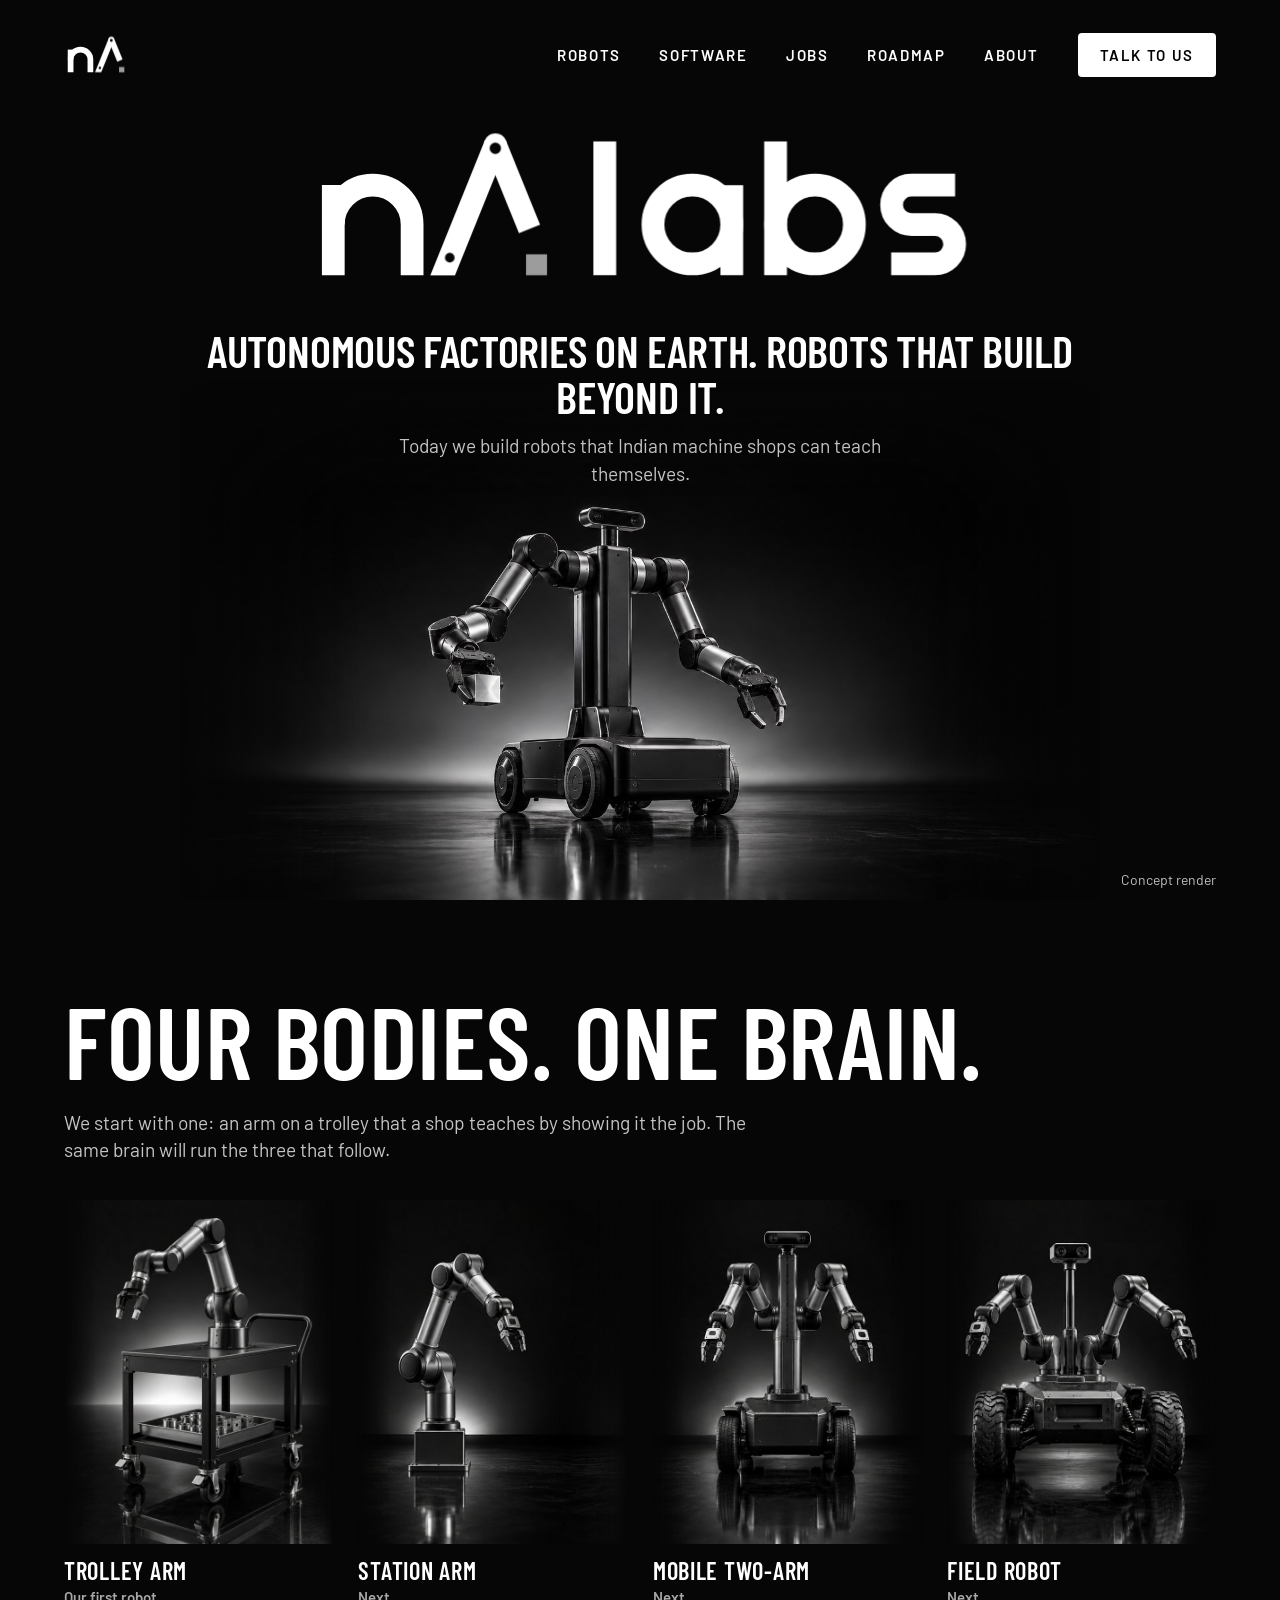
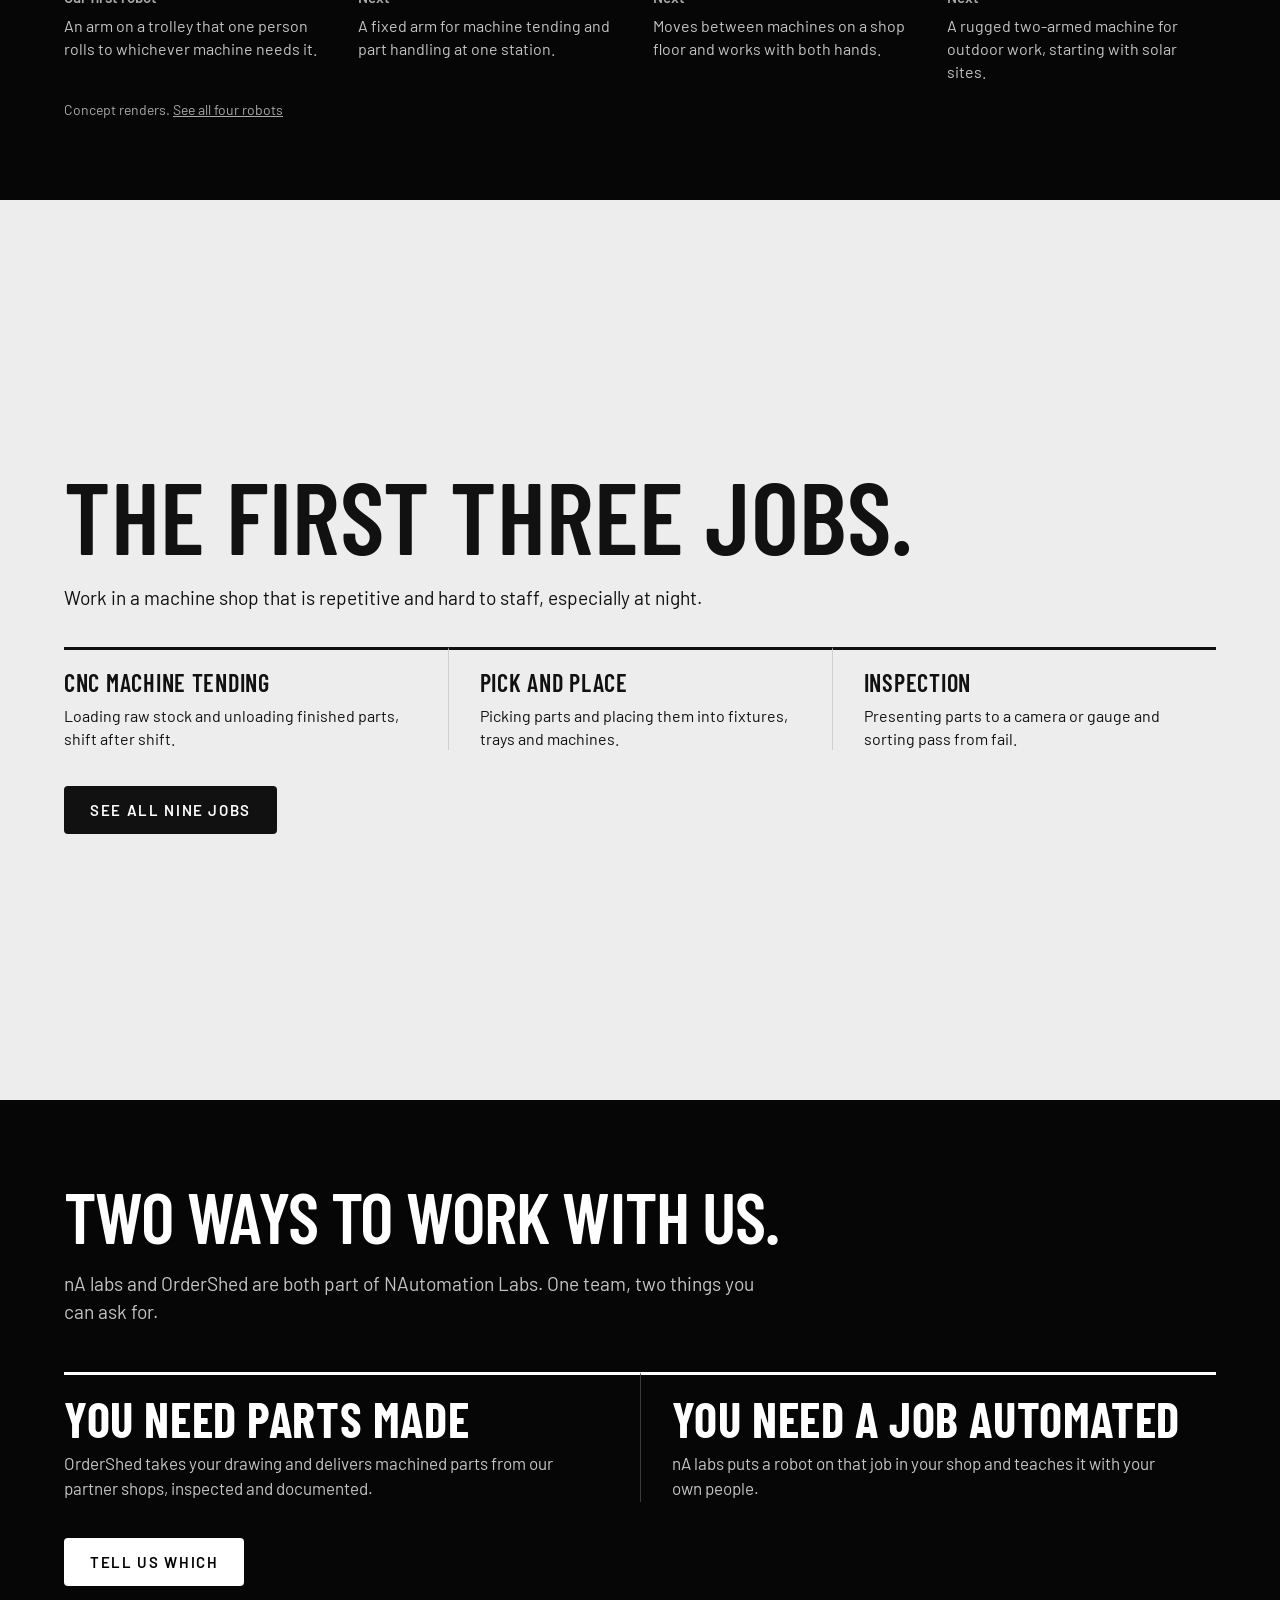
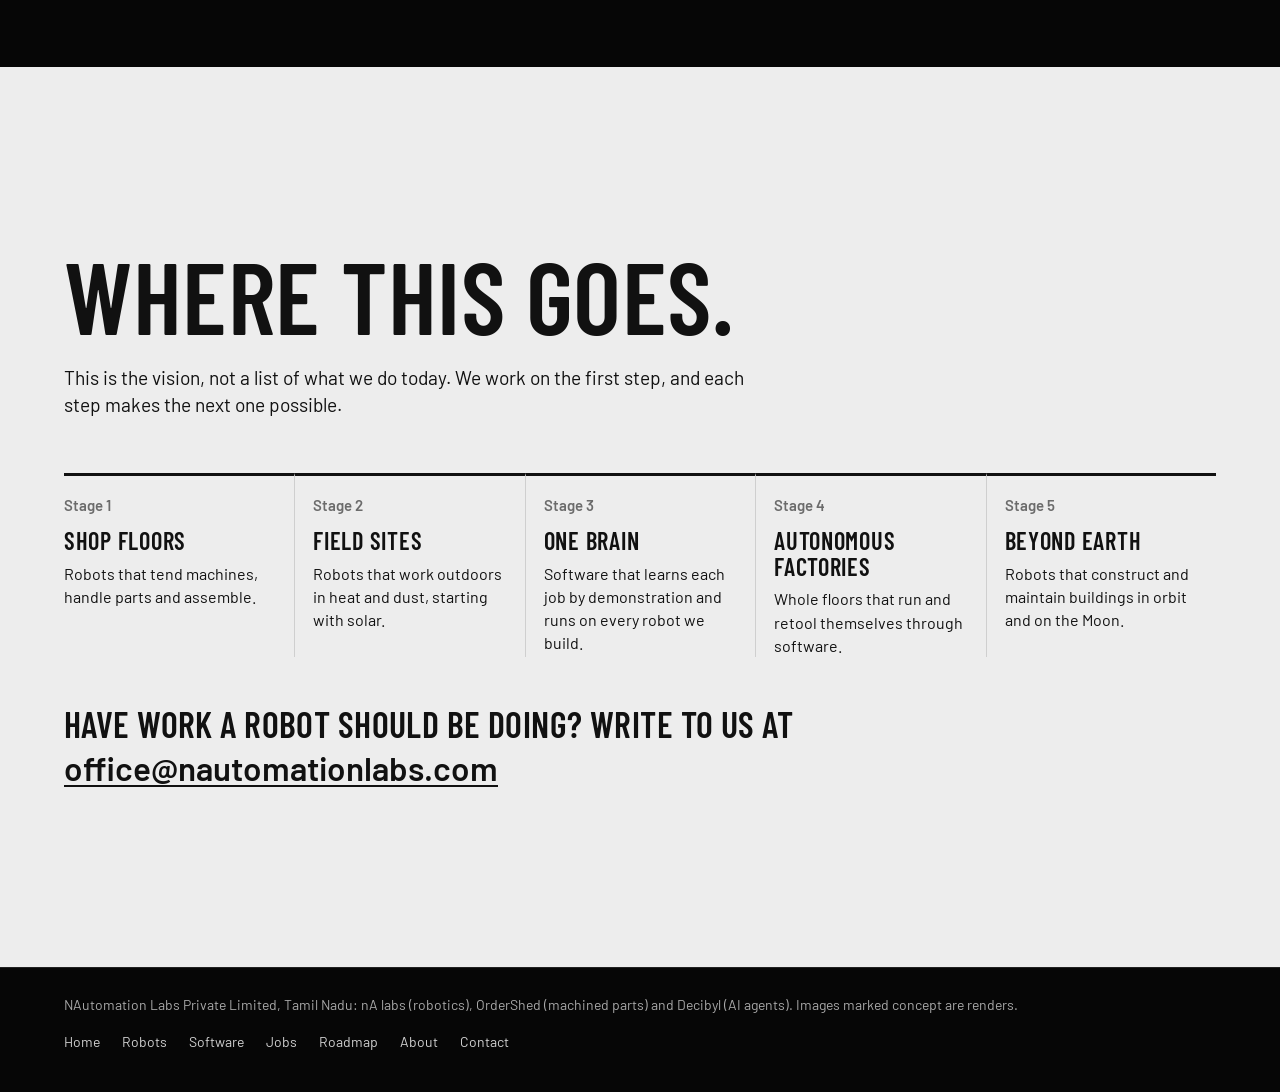
<file: index.html>
<!DOCTYPE html>
<html lang="en">
<head>
<meta charset="utf-8">
<meta name="viewport" content="width=device-width, initial-scale=1">
<title>nA labs — homepage hero</title>
<link rel="stylesheet" href="site.css">
</head>
<body>

<header class="hero">
  <nav class="nav" aria-label="Main">
    <a href="#top" aria-label="nA labs, home">
      <svg class="nav-mark wordmark" viewBox="0 0 300 213" aria-hidden="true">
        <clipPath id="baseA"><rect x="0" y="-40" width="760" height="223"/></clipPath>
        <mask id="holesA" maskUnits="userSpaceOnUse" x="-50" y="-80" width="900" height="360">
          <rect x="-50" y="-80" width="900" height="360" fill="#fff"/>
          <circle cx="215" cy="38" r="6.5" fill="#000"/>
          <circle cx="163" cy="163" r="5.5" fill="#000"/>
        </mask>
        <path class="ink" d="M30 183 V80"/>
        <path class="ink" d="M30 125 a45 45 0 0 1 90 0 V183"/>
        <g mask="url(#holesA)">
          <path class="ink" d="M150 195 L215 34" clip-path="url(#baseA)"/>
          <path class="ink" d="M215 34 L254 130"/>
          <circle class="joint" cx="215" cy="34" r="13"/>
        </g>
        <rect class="part" x="250" y="159" width="24" height="24"/>
      </svg>
    </a>
    <div class="nav-links">
      <a class="plain" href="robots.html">Robots</a>
      <a class="plain" href="software.html">Software</a>
      <a class="plain" href="jobs.html">Jobs</a>
      <a class="plain" href="roadmap.html">Roadmap</a>
      <a class="plain" href="about.html">About</a>
      <a class="talk" href="contact.html">Talk to us</a>
    </div>
  </nav>

  <div class="head" id="top">
    <svg class="wordmark" viewBox="0 0 760 213" role="img" aria-label="nA labs">
      <clipPath id="baseB"><rect x="0" y="-40" width="760" height="223"/></clipPath>
      <mask id="holesB" maskUnits="userSpaceOnUse" x="-50" y="-80" width="900" height="360">
        <rect x="-50" y="-80" width="900" height="360" fill="#fff"/>
        <circle cx="215" cy="38" r="6.5" fill="#000"/>
        <circle cx="163" cy="163" r="5.5" fill="#000"/>
      </mask>
      <path class="ink" d="M30 183 V80"/>
      <path class="ink" d="M30 125 a45 45 0 0 1 90 0 V183"/>
      <g mask="url(#holesB)">
        <path class="ink" d="M150 195 L215 34" clip-path="url(#baseB)"/>
        <g class="forearm">
          <path class="ink" d="M215 34 L254 130"/>
          <rect class="part" x="250" y="159" width="24" height="24"/>
        </g>
        <circle class="joint" cx="215" cy="34" r="13"/>
      </g>
      <g class="labs">
        <path class="ink" d="M340 30 V183"/>
        <path class="ink" d="M485 125 a45 45 0 1 0 -90 0 a45 45 0 1 0 90 0"/>
        <path class="ink" d="M485 80 V183"/>
        <path class="ink" d="M535 30 V183"/>
        <path class="ink" d="M625 125 a45 45 0 1 0 -90 0 a45 45 0 1 0 90 0"/>
        <path class="ink" d="M740 80 H690 a22.5 22.5 0 0 0 0 45 H717 a22.5 22.5 0 0 1 0 45 H667"/>
      </g>
    </svg>
    <h1>Autonomous factories on Earth. Robots that build beyond it.</h1>
    <p>Today we build robots that Indian machine shops can teach themselves.</p>
  </div>

  <div class="scene">
    <img src="robot.jpg" width="1536" height="864" alt="A two-armed mobile robot on a black studio floor, lit in white, holding a machined metal cube in one gripper">
  </div>
  <p class="note">Concept render</p>
</header>

<main>
  <section class="panel dark" id="robots">
    <h2>Four bodies. One brain.</h2>
    <p class="lede">We start with one: an arm on a trolley that a shop teaches by showing it the job. The same brain will run the three that follow.</p>
    <ul class="lineup">
      <li>
        <img src="robot-t.jpg" width="600" height="768" alt="A robot arm mounted on a hand-pushed steel trolley with a tray of machined parts on its lower shelf">
        <h3>Trolley arm</h3>
        <span class="when">Our first robot</span>
        <p>An arm on a trolley that one person rolls to whichever machine needs it.</p>
      </li>
      <li>
        <img src="robot-a.jpg" width="600" height="768" alt="A single six-axis robot arm with a gripper on a square pedestal">
        <h3>Station arm</h3>
        <span class="when">Next</span>
        <p>A fixed arm for machine tending and part handling at one station.</p>
      </li>
      <li>
        <img src="robot-b.jpg" width="600" height="768" alt="A two-armed robot with a camera head on a four-wheeled base">
        <h3>Mobile two-arm</h3>
        <span class="when">Next</span>
        <p>Moves between machines on a shop floor and works with both hands.</p>
      </li>
      <li>
        <img src="robot-c.jpg" width="600" height="768" alt="A two-armed robot on a wide chassis with large all-terrain tyres">
        <h3>Field robot</h3>
        <span class="when">Next</span>
        <p>A rugged two-armed machine for outdoor work, starting with solar sites.</p>
      </li>
    </ul>
    <p class="fine">Concept renders. <a href="robots.html">See all four robots</a></p>
  </section>

  <section class="panel light" id="jobs">
    <h2>The first three jobs.</h2>
    <p class="lede">Work in a machine shop that is repetitive and hard to staff, especially at night.</p>
    <ul class="cols">
      <li><h3>CNC machine tending</h3><p>Loading raw stock and unloading finished parts, shift after shift.</p></li>
      <li><h3>Pick and place</h3><p>Picking parts and placing them into fixtures, trays and machines.</p></li>
      <li><h3>Inspection</h3><p>Presenting parts to a camera or gauge and sorting pass from fail.</p></li>
    </ul>
    <a class="btn" href="jobs.html">See all nine jobs</a>
  </section>

  <section class="band dark" id="work-with-us">
    <h2>Two ways to work with us.</h2>
    <p class="lede">nA labs and OrderShed are both part of NAutomation Labs. One team, two things you can ask for.</p>
    <ul class="loop" style="grid-template-columns:repeat(2,1fr)">
      <li><h3>You need parts made</h3><p>OrderShed takes your drawing and delivers machined parts from our partner shops, inspected and documented.</p></li>
      <li><h3>You need a job automated</h3><p>nA labs puts a robot on that job in your shop and teaches it with your own people.</p></li>
    </ul>
    <a class="btn" href="contact.html">Tell us which</a>
  </section>

  <section class="panel light" id="roadmap">
    <h2>Where this goes.</h2>
    <p class="lede">This is the vision, not a list of what we do today. We work on the first step, and each step makes the next one possible.</p>
    <ol class="cols five">
      <li>
        <span class="when">Stage 1</span>
        <h3>Shop floors</h3>
        <p>Robots that tend machines, handle parts and assemble.</p>
      </li>
      <li>
        <span class="when">Stage 2</span>
        <h3>Field sites</h3>
        <p>Robots that work outdoors in heat and dust, starting with solar.</p>
      </li>
      <li>
        <span class="when">Stage 3</span>
        <h3>One brain</h3>
        <p>Software that learns each job by demonstration and runs on every robot we build.</p>
      </li>
      <li>
        <span class="when">Stage 4</span>
        <h3>Autonomous factories</h3>
        <p>Whole floors that run and retool themselves through software.</p>
      </li>
      <li>
        <span class="when">Stage 5</span>
        <h3>Beyond Earth</h3>
        <p>Robots that construct and maintain buildings in orbit and on the Moon.</p>
      </li>
    </ol>
    <p class="ask" id="contact">Have work a robot should be doing? Write to us at <a href="mailto:office@nautomationlabs.com">office@nautomationlabs.com</a></p>
  </section>
</main>
<footer class="foot2">
  <span>NAutomation Labs Private Limited, Tamil Nadu: nA labs (robotics), OrderShed (machined parts) and Decibyl (AI agents). Images marked concept are renders.</span>
  <nav aria-label="Footer"><a href="index.html">Home</a><a href="robots.html">Robots</a><a href="software.html">Software</a><a href="jobs.html">Jobs</a><a href="roadmap.html">Roadmap</a><a href="about.html">About</a><a href="contact.html">Contact</a></nav>
</footer>

</body>
</html>
</file>
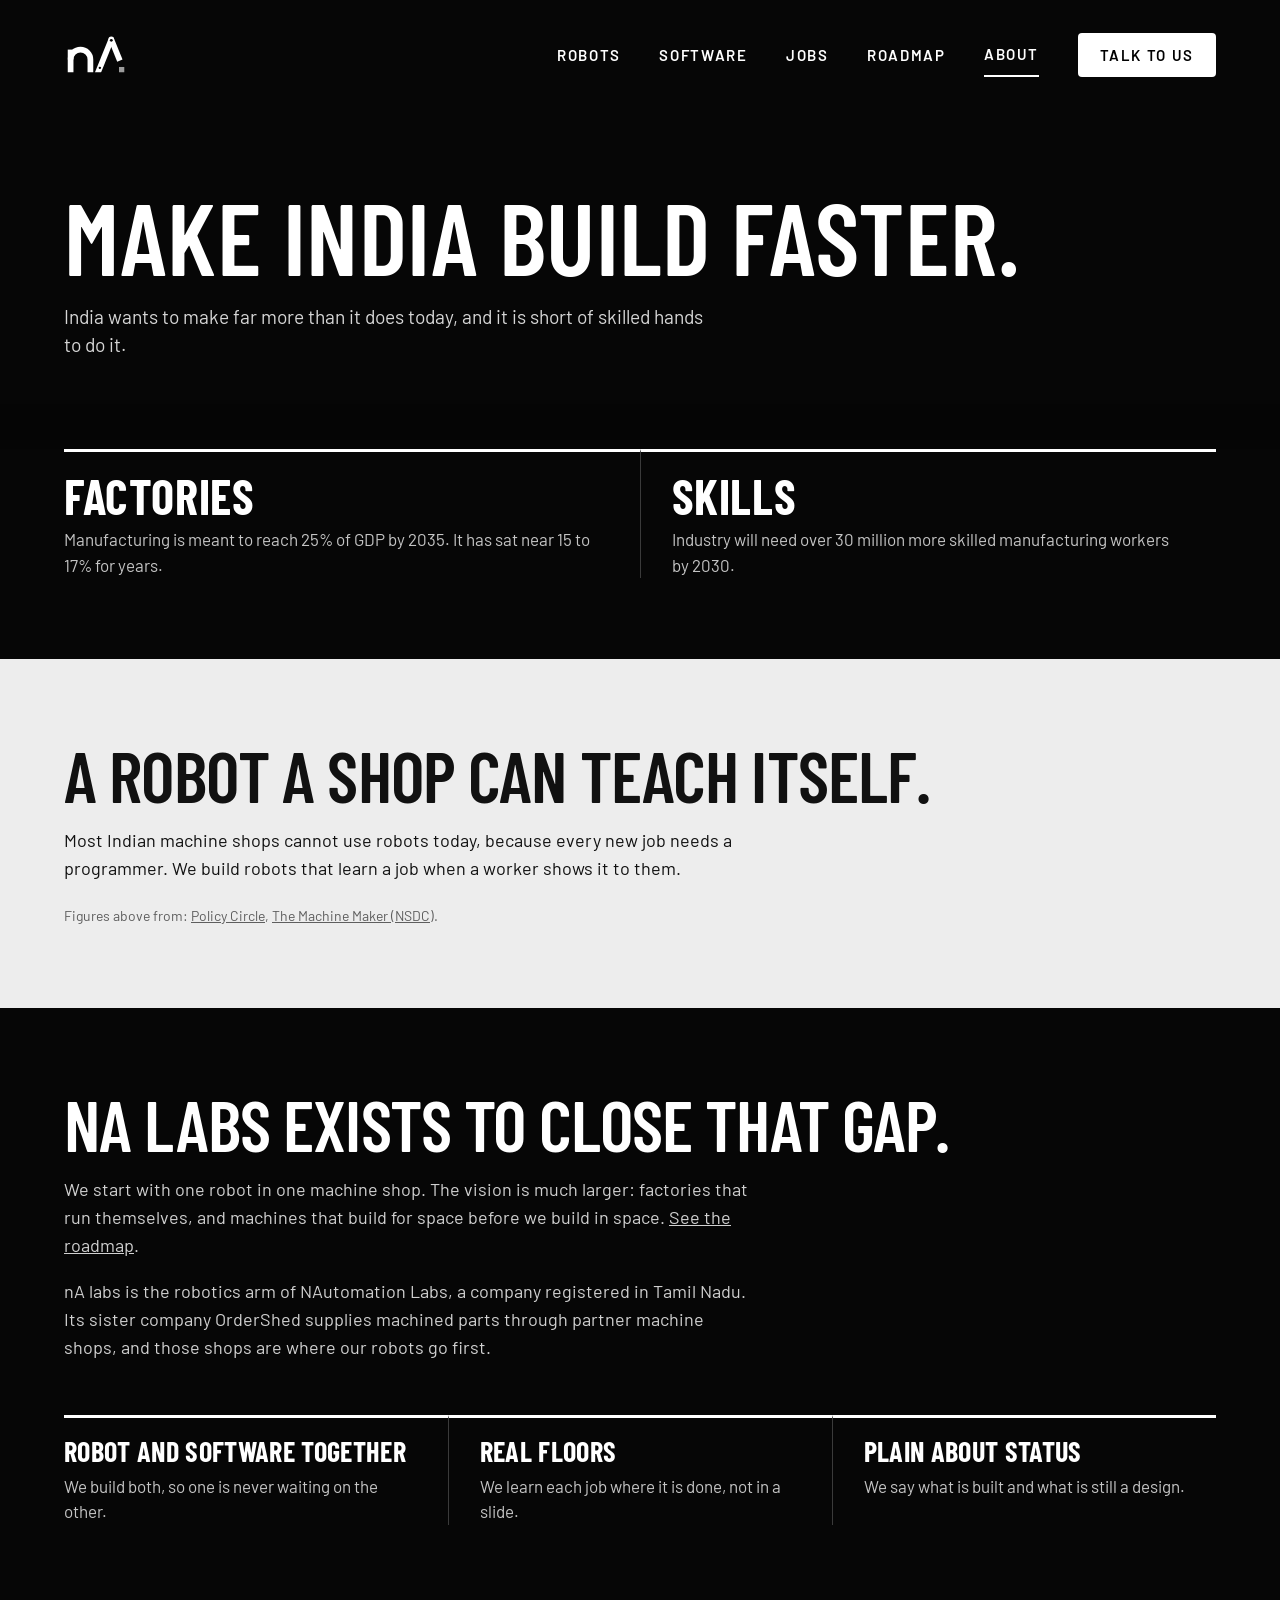
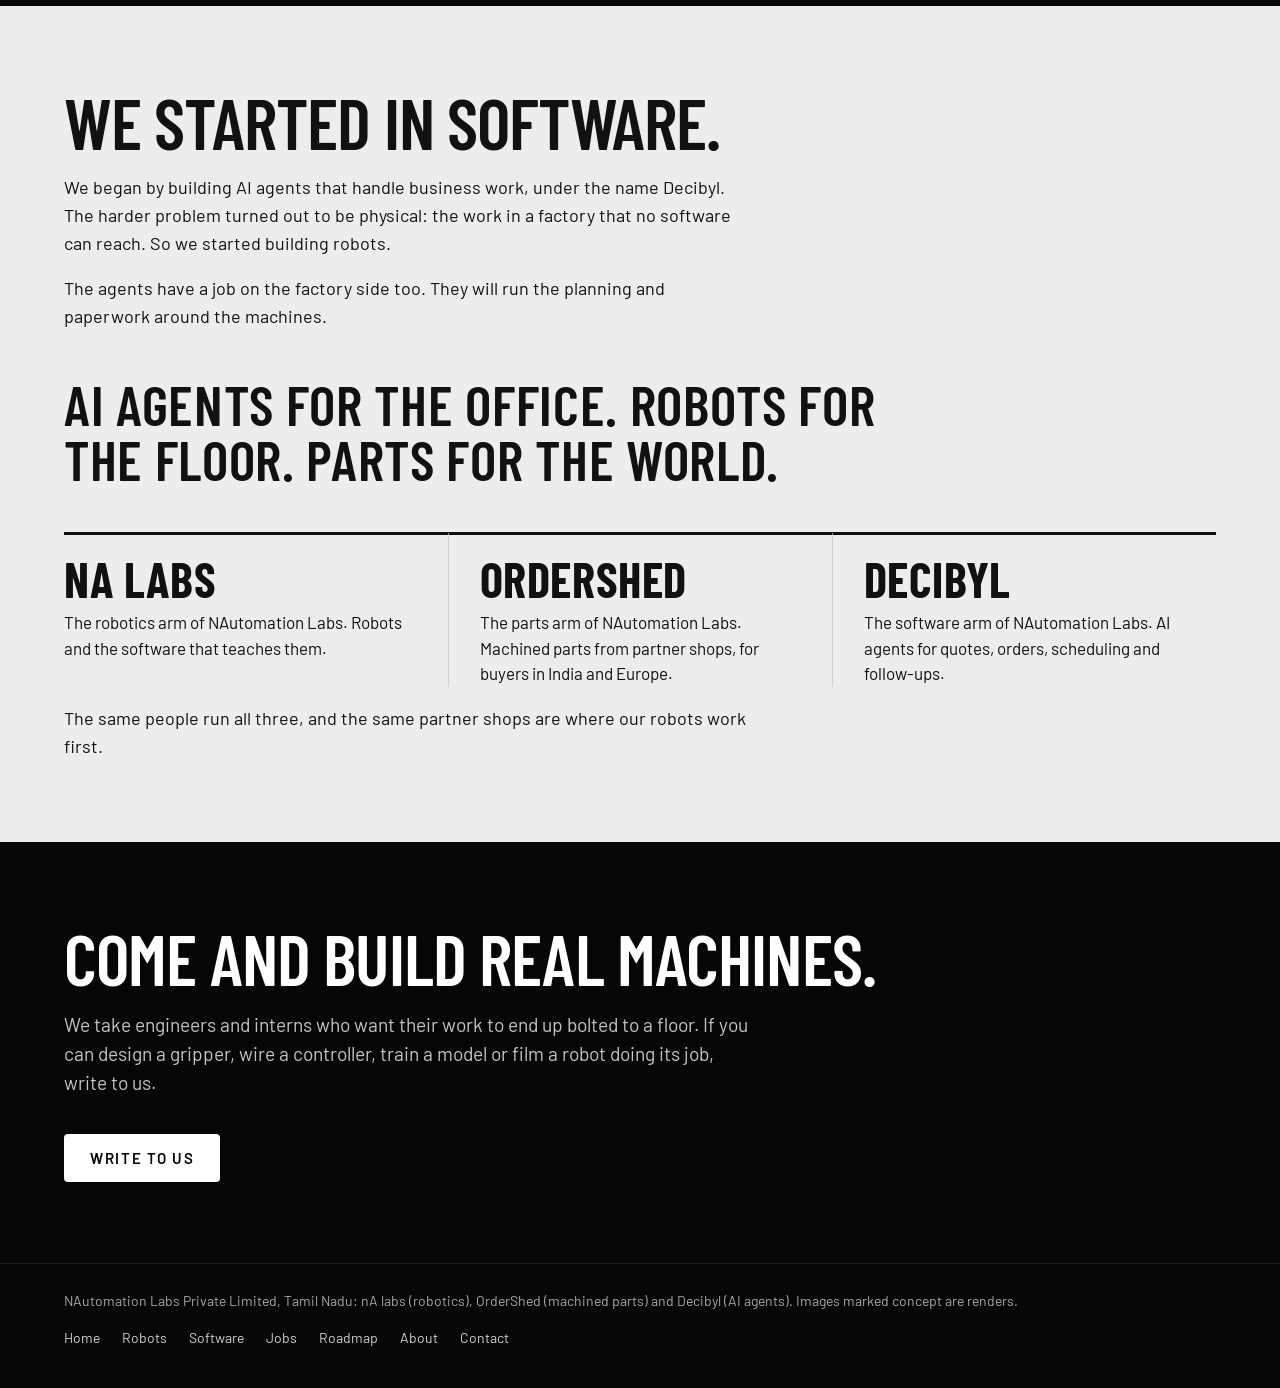
<file: about.html>
<!DOCTYPE html>
<html lang="en">
<head>
<meta charset="utf-8">
<meta name="viewport" content="width=device-width, initial-scale=1">
<title>About | nA labs</title>
<link rel="stylesheet" href="site.css">
</head>
<body>
<header class="phero plain">
  <nav class="nav" aria-label="Main">
    <a href="index.html" aria-label="nA labs, home">
      <svg class="nav-mark wordmark" viewBox="0 0 300 213" aria-hidden="true">
        <clipPath id="baseA"><rect x="0" y="-40" width="760" height="223"/></clipPath>
        <mask id="holesA" maskUnits="userSpaceOnUse" x="-50" y="-80" width="900" height="360">
          <rect x="-50" y="-80" width="900" height="360" fill="#fff"/>
          <circle cx="215" cy="38" r="6.5" fill="#000"/>
          <circle cx="163" cy="163" r="5.5" fill="#000"/>
        </mask>
        <path class="ink" d="M30 183 V80"/>
        <path class="ink" d="M30 125 a45 45 0 0 1 90 0 V183"/>
        <g mask="url(#holesA)">
          <path class="ink" d="M150 195 L215 34" clip-path="url(#baseA)"/>
          <path class="ink" d="M215 34 L254 130"/>
          <circle class="joint" cx="215" cy="34" r="13"/>
        </g>
        <rect class="part" x="250" y="159" width="24" height="24"/>
      </svg>
    </a>
    <div class="nav-links">
      <a class="plain" href="robots.html">Robots</a>
      <a class="plain" href="software.html">Software</a>
      <a class="plain" href="jobs.html">Jobs</a>
      <a class="plain" href="roadmap.html">Roadmap</a>
      <a class="plain" href="about.html" aria-current="page">About</a>
      <a class="talk" href="contact.html">Talk to us</a>
    </div>
  </nav>
  <div class="ptext">
    <h1>Make India build faster.</h1>
    <p class="lede">India wants to make far more than it does today, and it is short of skilled hands to do it.</p>
  </div>
</header>
<main>
  <section class="band dark" style="padding-top:0">
    <ul class="loop" style="grid-template-columns:repeat(2,1fr)">
      <li><h3>Factories</h3><p>Manufacturing is meant to reach 25% of GDP by 2035. It has sat near 15 to 17% for years.</p></li>
      <li><h3>Skills</h3><p>Industry will need over 30 million more skilled manufacturing workers by 2030.</p></li>
    </ul>
  </section>
  <section class="band light">
    <h2>A robot a shop can teach itself.</h2>
    <p class="body">Most Indian machine shops cannot use robots today, because every new job needs a programmer. We build robots that learn a job when a worker shows it to them.</p>
    <p class="src">Figures above from: <a href="https://www.policycircle.org/?p=51767">Policy Circle</a>, <a href="https://themachinemaker.com/news/navigating-change-in-manufacturing-two-factors-that-will-shape-indias-economic-landscape-by-2030/">The Machine Maker (NSDC)</a>.</p>
  </section>
  <section class="band dark">
    <h2>nA labs exists to close that gap.</h2>
    <p class="body">We start with one robot in one machine shop. The vision is much larger: factories that run themselves, and machines that build for space before we build in space. <a href="roadmap.html" style="color:inherit">See the roadmap</a>.</p>
    <p class="body">nA labs is the robotics arm of NAutomation Labs, a company registered in Tamil Nadu. Its sister company OrderShed supplies machined parts through partner machine shops, and those shops are where our robots go first.</p>
    <ul class="loop" style="margin-top:clamp(32px,6vh,64px)">
      <li><h3 style="font-size:clamp(22px,2.2vw,30px)">Robot and software together</h3><p>We build both, so one is never waiting on the other.</p></li>
      <li><h3 style="font-size:clamp(22px,2.2vw,30px)">Real floors</h3><p>We learn each job where it is done, not in a slide.</p></li>
      <li><h3 style="font-size:clamp(22px,2.2vw,30px)">Plain about status</h3><p>We say what is built and what is still a design.</p></li>
    </ul>
  </section>
  <section class="band light">
    <h2>We started in software.</h2>
    <p class="body">We began by building AI agents that handle business work, under the name Decibyl. The harder problem turned out to be physical: the work in a factory that no software can reach. So we started building robots.</p>
    <p class="body">The agents have a job on the factory side too. They will run the planning and paperwork around the machines.</p>
    <p class="big">AI agents for the office. Robots for the floor. Parts for the world.</p>
    <ul class="loop">
      <li><h3>nA labs</h3><p>The robotics arm of NAutomation Labs. Robots and the software that teaches them.</p></li>
      <li><h3>OrderShed</h3><p>The parts arm of NAutomation Labs. Machined parts from partner shops, for buyers in India and Europe.</p></li>
      <li><h3>Decibyl</h3><p>The software arm of NAutomation Labs. AI agents for quotes, orders, scheduling and follow-ups.</p></li>
    </ul>
    <p class="body">The same people run all three, and the same partner shops are where our robots work first.</p>
  </section>
  <section class="band dark" id="join">
    <h2>Come and build real machines.</h2>
    <p class="lede">We take engineers and interns who want their work to end up bolted to a floor. If you can design a gripper, wire a controller, train a model or film a robot doing its job, write to us.</p>
    <a class="btn" href="contact.html">Write to us</a>
  </section>
</main>
<footer class="foot2">
  <span>NAutomation Labs Private Limited, Tamil Nadu: nA labs (robotics), OrderShed (machined parts) and Decibyl (AI agents). Images marked concept are renders.</span>
  <nav aria-label="Footer"><a href="index.html">Home</a><a href="robots.html">Robots</a><a href="software.html">Software</a><a href="jobs.html">Jobs</a><a href="roadmap.html">Roadmap</a><a href="about.html">About</a><a href="contact.html">Contact</a></nav>
</footer>
</body>
</html>
</file>
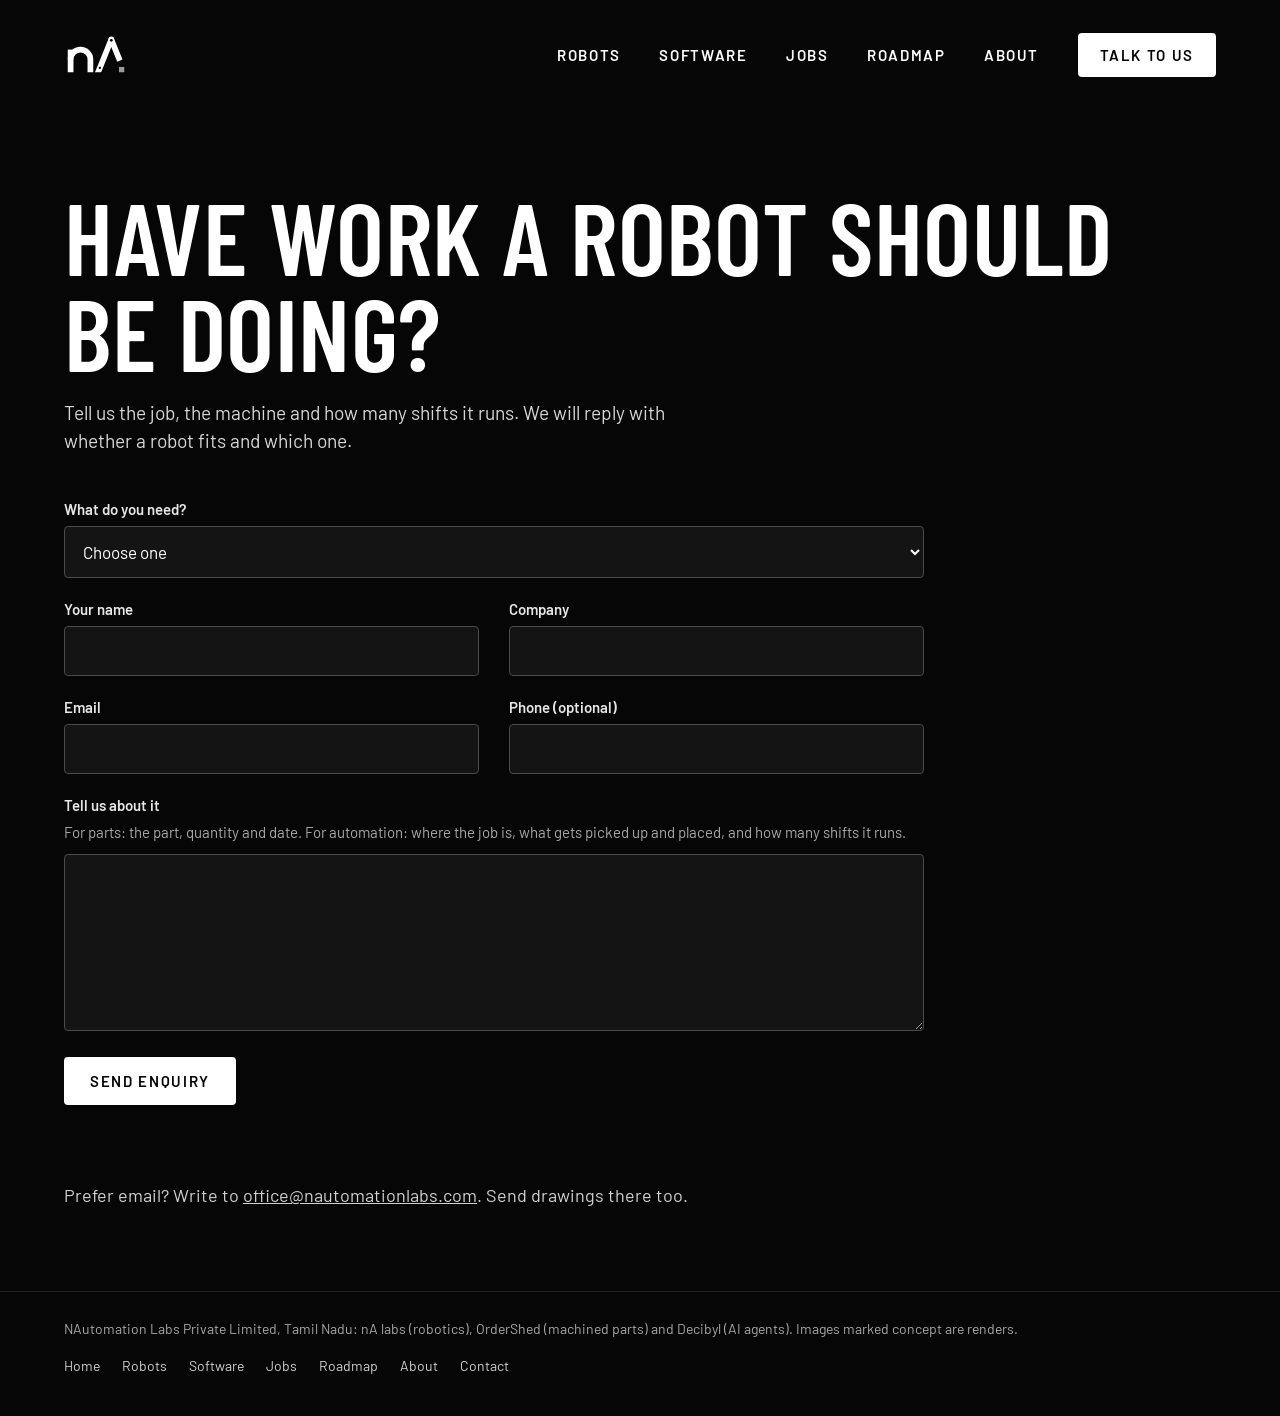
<file: contact.html>
<!DOCTYPE html>
<html lang="en">
<head>
<meta charset="utf-8">
<meta name="viewport" content="width=device-width, initial-scale=1">
<title>Talk to us | nA labs</title>
<link rel="stylesheet" href="site.css">
</head>
<body>
<header class="phero plain">
  <nav class="nav" aria-label="Main">
    <a href="index.html" aria-label="nA labs, home">
      <svg class="nav-mark wordmark" viewBox="0 0 300 213" aria-hidden="true">
        <clipPath id="baseA"><rect x="0" y="-40" width="760" height="223"/></clipPath>
        <mask id="holesA" maskUnits="userSpaceOnUse" x="-50" y="-80" width="900" height="360">
          <rect x="-50" y="-80" width="900" height="360" fill="#fff"/>
          <circle cx="215" cy="38" r="6.5" fill="#000"/>
          <circle cx="163" cy="163" r="5.5" fill="#000"/>
        </mask>
        <path class="ink" d="M30 183 V80"/>
        <path class="ink" d="M30 125 a45 45 0 0 1 90 0 V183"/>
        <g mask="url(#holesA)">
          <path class="ink" d="M150 195 L215 34" clip-path="url(#baseA)"/>
          <path class="ink" d="M215 34 L254 130"/>
          <circle class="joint" cx="215" cy="34" r="13"/>
        </g>
        <rect class="part" x="250" y="159" width="24" height="24"/>
      </svg>
    </a>
    <div class="nav-links">
      <a class="plain" href="robots.html">Robots</a>
      <a class="plain" href="software.html">Software</a>
      <a class="plain" href="jobs.html">Jobs</a>
      <a class="plain" href="roadmap.html">Roadmap</a>
      <a class="plain" href="about.html">About</a>
      <a class="talk" href="contact.html">Talk to us</a>
    </div>
  </nav>
  <div class="ptext">
    <h1>Have work a robot should be doing?</h1>
    <p class="lede">Tell us the job, the machine and how many shifts it runs. We will reply with whether a robot fits and which one.</p>
  </div>
</header>
<main>
  <section class="band dark" style="padding-top:0">
    <form class="form" id="enquiry" action="https://formsubmit.co/office@nautomationlabs.com" method="POST" novalidate>
      <input type="hidden" name="_subject" value="New enquiry from the nA labs website">
      <input type="hidden" name="_template" value="table">
      <input type="text" name="_honey" tabindex="-1" autocomplete="off" class="hp" aria-hidden="true">
      <div class="field wide2">
        <label for="f-type">What do you need?</label>
        <select id="f-type" name="Enquiry type" required>
          <option value="">Choose one</option>
          <option>Machined parts (OrderShed)</option>
          <option>A job automated in my shop (nA labs)</option>
          <option>I run a machine shop and want to partner</option>
          <option>I want to join the team</option>
        </select>
      </div>
      <div class="field">
        <label for="f-name">Your name</label>
        <input id="f-name" name="Name" type="text" autocomplete="name" required>
      </div>
      <div class="field">
        <label for="f-company">Company</label>
        <input id="f-company" name="Company" type="text" autocomplete="organization">
      </div>
      <div class="field">
        <label for="f-email">Email</label>
        <input id="f-email" name="email" type="email" autocomplete="email" required>
      </div>
      <div class="field">
        <label for="f-phone">Phone (optional)</label>
        <input id="f-phone" name="Phone" type="tel" autocomplete="tel">
      </div>
      <div class="field wide2">
        <label for="f-msg">Tell us about it</label>
        <p class="hint" id="f-hint">For parts: the part, quantity and date. For automation: where the job is, what gets picked up and placed, and how many shifts it runs.</p>
        <textarea id="f-msg" name="Message" rows="6" aria-describedby="f-hint" required></textarea>
      </div>
      <div class="wide2">
        <button class="btn" type="submit" id="f-send">Send enquiry</button>
        <p class="status" id="f-status" role="status" aria-live="polite"></p>
      </div>
    </form>
    <p class="body" style="margin-top:40px">Prefer email? Write to <a href="mailto:office@nautomationlabs.com" style="color:inherit">office@nautomationlabs.com</a>. Send drawings there too.</p>
  </section>
</main>
<script>
(function(){
  var f=document.getElementById('enquiry'),s=document.getElementById('f-status'),b=document.getElementById('f-send');
  if(!f||!window.fetch)return;
  f.addEventListener('submit',function(e){
    e.preventDefault();
    var bad=null;
    ['f-type','f-name','f-email','f-msg'].forEach(function(id){var el=document.getElementById(id);var ok=el.value.trim()!==''&&(id!=='f-email'||/^[^@\s]+@[^@\s]+\.[^@\s]+$/.test(el.value.trim()));el.setAttribute('aria-invalid',ok?'false':'true');if(!ok&&!bad)bad=el;});
    if(bad){s.textContent='Fill in the highlighted fields, then send again.';s.className='status err';bad.focus();return;}
    var data={};new FormData(f).forEach(function(v,k){data[k]=v;});
    b.disabled=true;b.textContent='Sending';s.textContent='';s.className='status';
    fetch('https://formsubmit.co/ajax/office@nautomationlabs.com',{method:'POST',headers:{'Content-Type':'application/json','Accept':'application/json'},body:JSON.stringify(data)})
      .then(function(r){return r.json().then(function(j){return {ok:r.ok,j:j};});})
      .then(function(x){
        if(x.ok&&String(x.j.success)==='true'){f.reset();s.textContent='Enquiry sent. We will reply by email.';s.className='status ok';}
        else{throw new Error('not sent');}
      })
      .catch(function(){s.textContent='This did not send. Please email office@nautomationlabs.com instead.';s.className='status err';})
      .then(function(){b.disabled=false;b.textContent='Send enquiry';});
  });
})();
</script>

<footer class="foot2">
  <span>NAutomation Labs Private Limited, Tamil Nadu: nA labs (robotics), OrderShed (machined parts) and Decibyl (AI agents). Images marked concept are renders.</span>
  <nav aria-label="Footer"><a href="index.html">Home</a><a href="robots.html">Robots</a><a href="software.html">Software</a><a href="jobs.html">Jobs</a><a href="roadmap.html">Roadmap</a><a href="about.html">About</a><a href="contact.html">Contact</a></nav>
</footer>
</body>
</html>
</file>
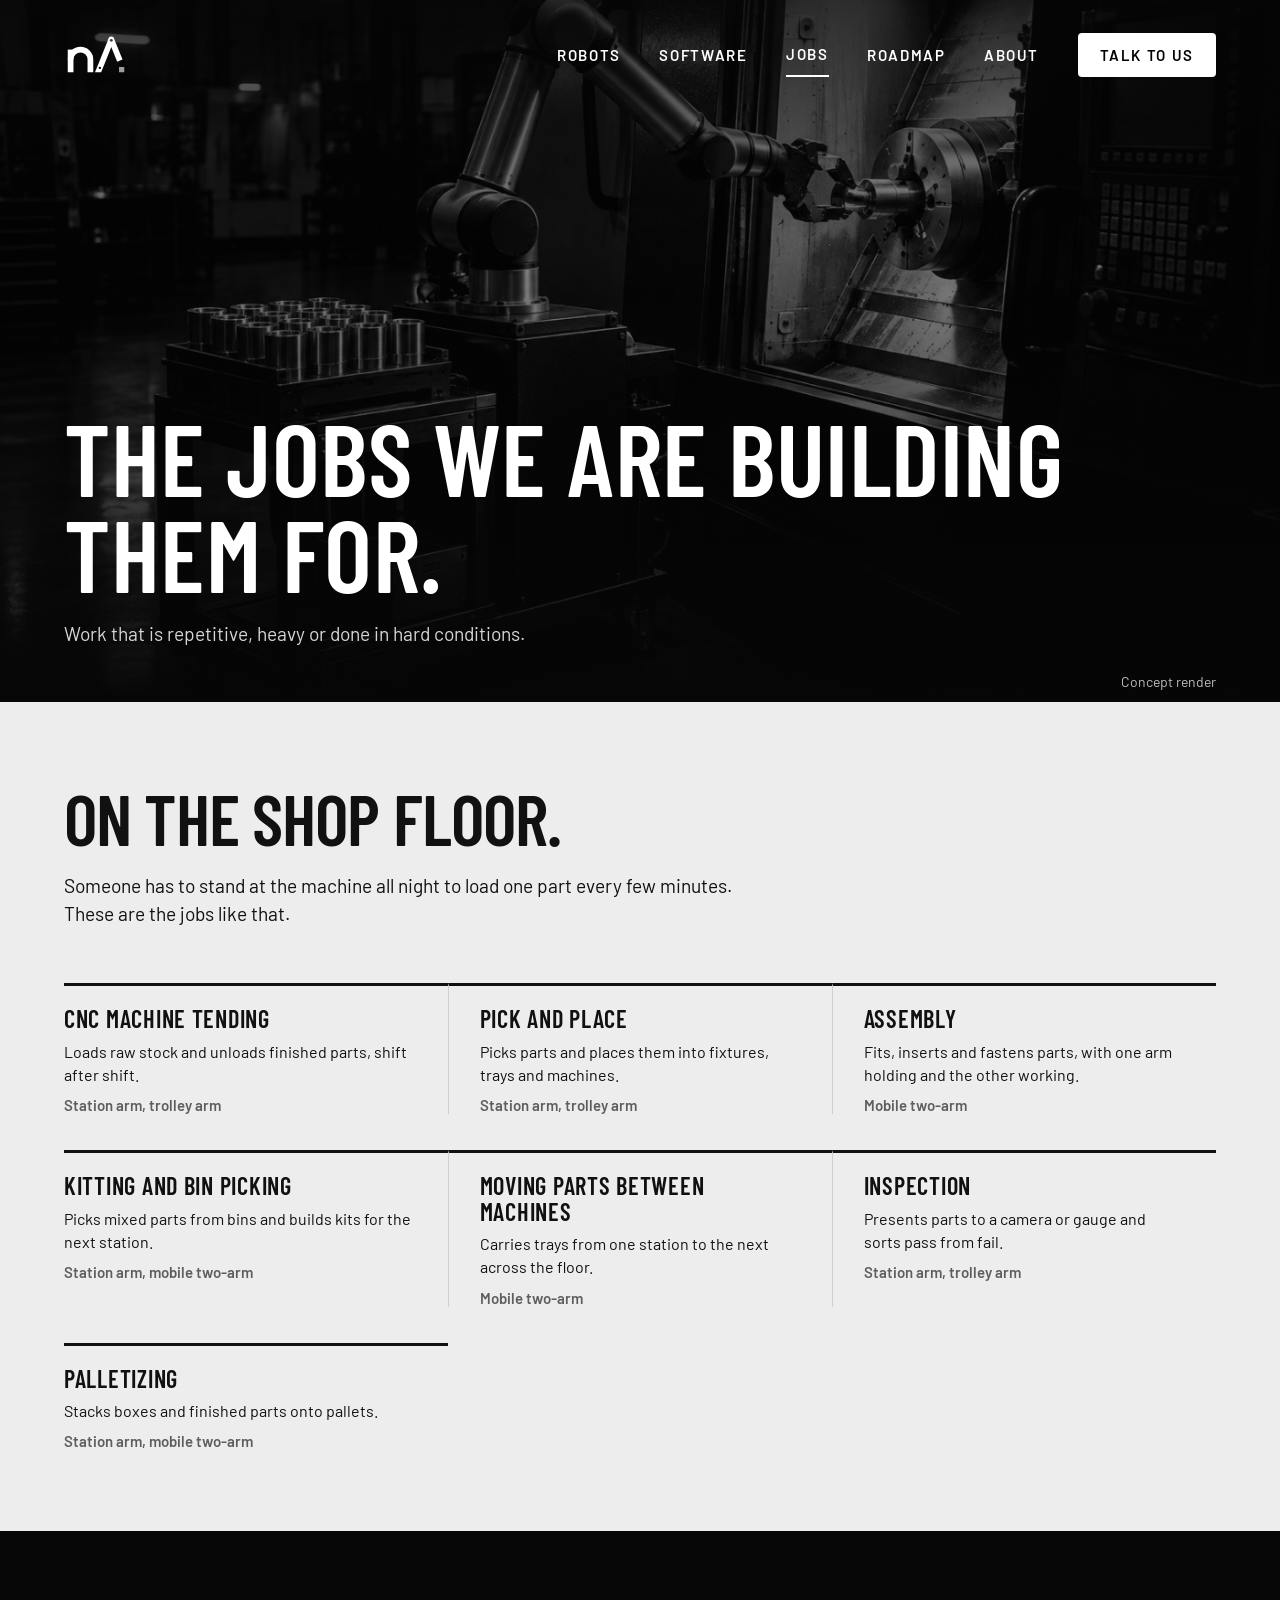
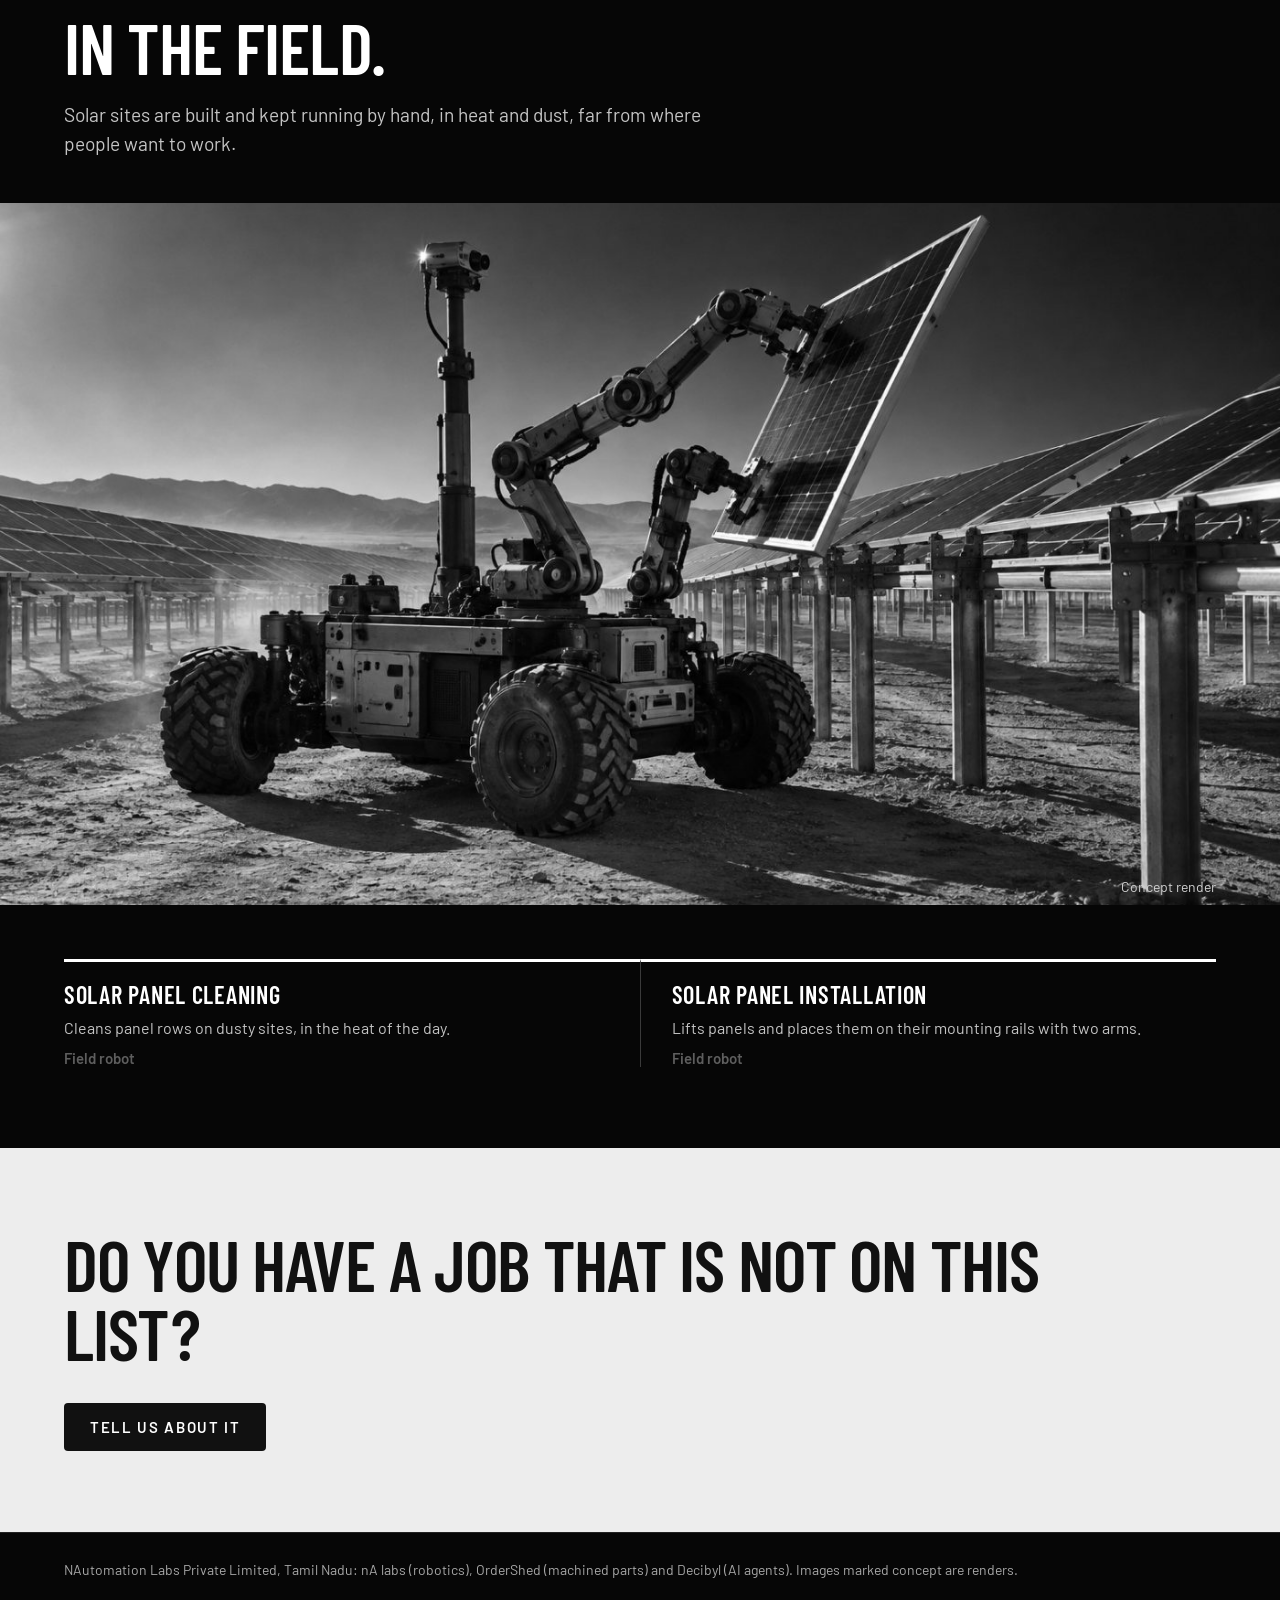
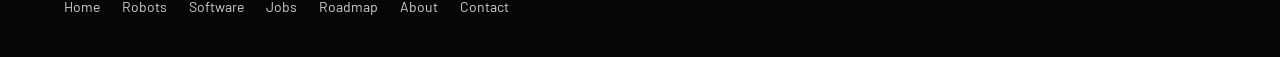
<file: jobs.html>
<!DOCTYPE html>
<html lang="en">
<head>
<meta charset="utf-8">
<meta name="viewport" content="width=device-width, initial-scale=1">
<title>Jobs | nA labs</title>
<link rel="stylesheet" href="site.css">
</head>
<body>
<header class="phero">
  <img src="shop.jpg" alt="A robot arm on a trolley loading a part into a CNC machine in a dark machine shop">
  <nav class="nav" aria-label="Main">
    <a href="index.html" aria-label="nA labs, home">
      <svg class="nav-mark wordmark" viewBox="0 0 300 213" aria-hidden="true">
        <clipPath id="baseA"><rect x="0" y="-40" width="760" height="223"/></clipPath>
        <mask id="holesA" maskUnits="userSpaceOnUse" x="-50" y="-80" width="900" height="360">
          <rect x="-50" y="-80" width="900" height="360" fill="#fff"/>
          <circle cx="215" cy="38" r="6.5" fill="#000"/>
          <circle cx="163" cy="163" r="5.5" fill="#000"/>
        </mask>
        <path class="ink" d="M30 183 V80"/>
        <path class="ink" d="M30 125 a45 45 0 0 1 90 0 V183"/>
        <g mask="url(#holesA)">
          <path class="ink" d="M150 195 L215 34" clip-path="url(#baseA)"/>
          <path class="ink" d="M215 34 L254 130"/>
          <circle class="joint" cx="215" cy="34" r="13"/>
        </g>
        <rect class="part" x="250" y="159" width="24" height="24"/>
      </svg>
    </a>
    <div class="nav-links">
      <a class="plain" href="robots.html">Robots</a>
      <a class="plain" href="software.html">Software</a>
      <a class="plain" href="jobs.html" aria-current="page">Jobs</a>
      <a class="plain" href="roadmap.html">Roadmap</a>
      <a class="plain" href="about.html">About</a>
      <a class="talk" href="contact.html">Talk to us</a>
    </div>
  </nav>
  <div class="ptext">
    <h1>The jobs we are building them for.</h1>
    <p class="lede">Work that is repetitive, heavy or done in hard conditions.</p>
  </div>
  <p class="tag">Concept render</p>
</header>
<main>
  <section class="band light jobsfull">
    <h2>On the shop floor.</h2>
    <p class="lede">Someone has to stand at the machine all night to load one part every few minutes. These are the jobs like that.</p>
    <ul class="cols six">
      <li><h3>CNC machine tending</h3><p>Loads raw stock and unloads finished parts, shift after shift.</p><span class="who">Station arm, trolley arm</span></li>
      <li><h3>Pick and place</h3><p>Picks parts and places them into fixtures, trays and machines.</p><span class="who">Station arm, trolley arm</span></li>
      <li><h3>Assembly</h3><p>Fits, inserts and fastens parts, with one arm holding and the other working.</p><span class="who">Mobile two-arm</span></li>
      <li><h3>Kitting and bin picking</h3><p>Picks mixed parts from bins and builds kits for the next station.</p><span class="who">Station arm, mobile two-arm</span></li>
      <li><h3>Moving parts between machines</h3><p>Carries trays from one station to the next across the floor.</p><span class="who">Mobile two-arm</span></li>
      <li><h3>Inspection</h3><p>Presents parts to a camera or gauge and sorts pass from fail.</p><span class="who">Station arm, trolley arm</span></li>
      <li><h3>Palletizing</h3><p>Stacks boxes and finished parts onto pallets.</p><span class="who">Station arm, mobile two-arm</span></li>
    </ul>
  </section>
  <section class="band dark">
    <h2>In the field.</h2>
    <p class="lede">Solar sites are built and kept running by hand, in heat and dust, far from where people want to work.</p>
    <div class="wide"><img src="field.jpg" alt="A two-armed robot on all-terrain tyres placing a solar panel on its mounting rail at a dusty solar site"><p class="tag">Concept render</p></div>
    <ul class="cols six" style="grid-template-columns:repeat(2,1fr)">
      <li><h3>Solar panel cleaning</h3><p>Cleans panel rows on dusty sites, in the heat of the day.</p><span class="who">Field robot</span></li>
      <li><h3>Solar panel installation</h3><p>Lifts panels and places them on their mounting rails with two arms.</p><span class="who">Field robot</span></li>
    </ul>
  </section>
  <section class="band light">
    <h2>Do you have a job that is not on this list?</h2>
    <a class="btn" href="contact.html">Tell us about it</a>
  </section>
</main>
<footer class="foot2">
  <span>NAutomation Labs Private Limited, Tamil Nadu: nA labs (robotics), OrderShed (machined parts) and Decibyl (AI agents). Images marked concept are renders.</span>
  <nav aria-label="Footer"><a href="index.html">Home</a><a href="robots.html">Robots</a><a href="software.html">Software</a><a href="jobs.html">Jobs</a><a href="roadmap.html">Roadmap</a><a href="about.html">About</a><a href="contact.html">Contact</a></nav>
</footer>
</body>
</html>
</file>
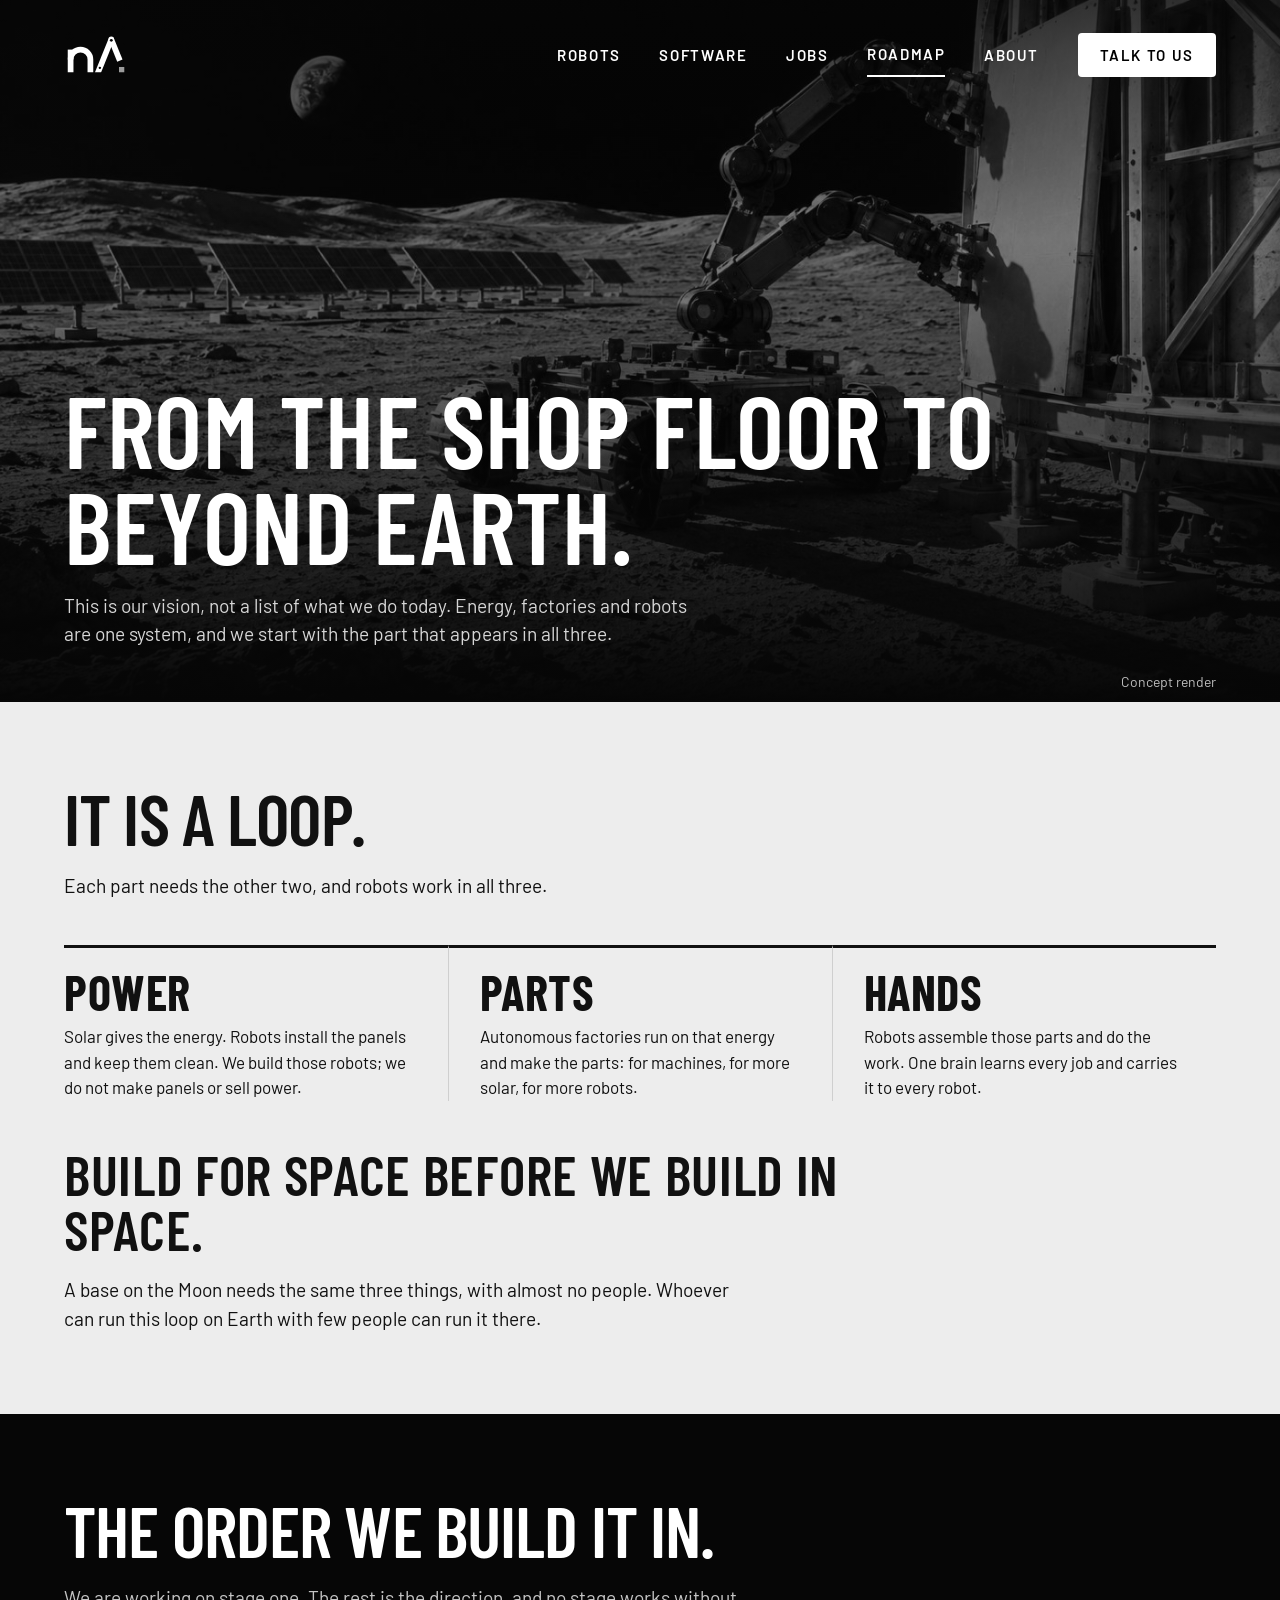
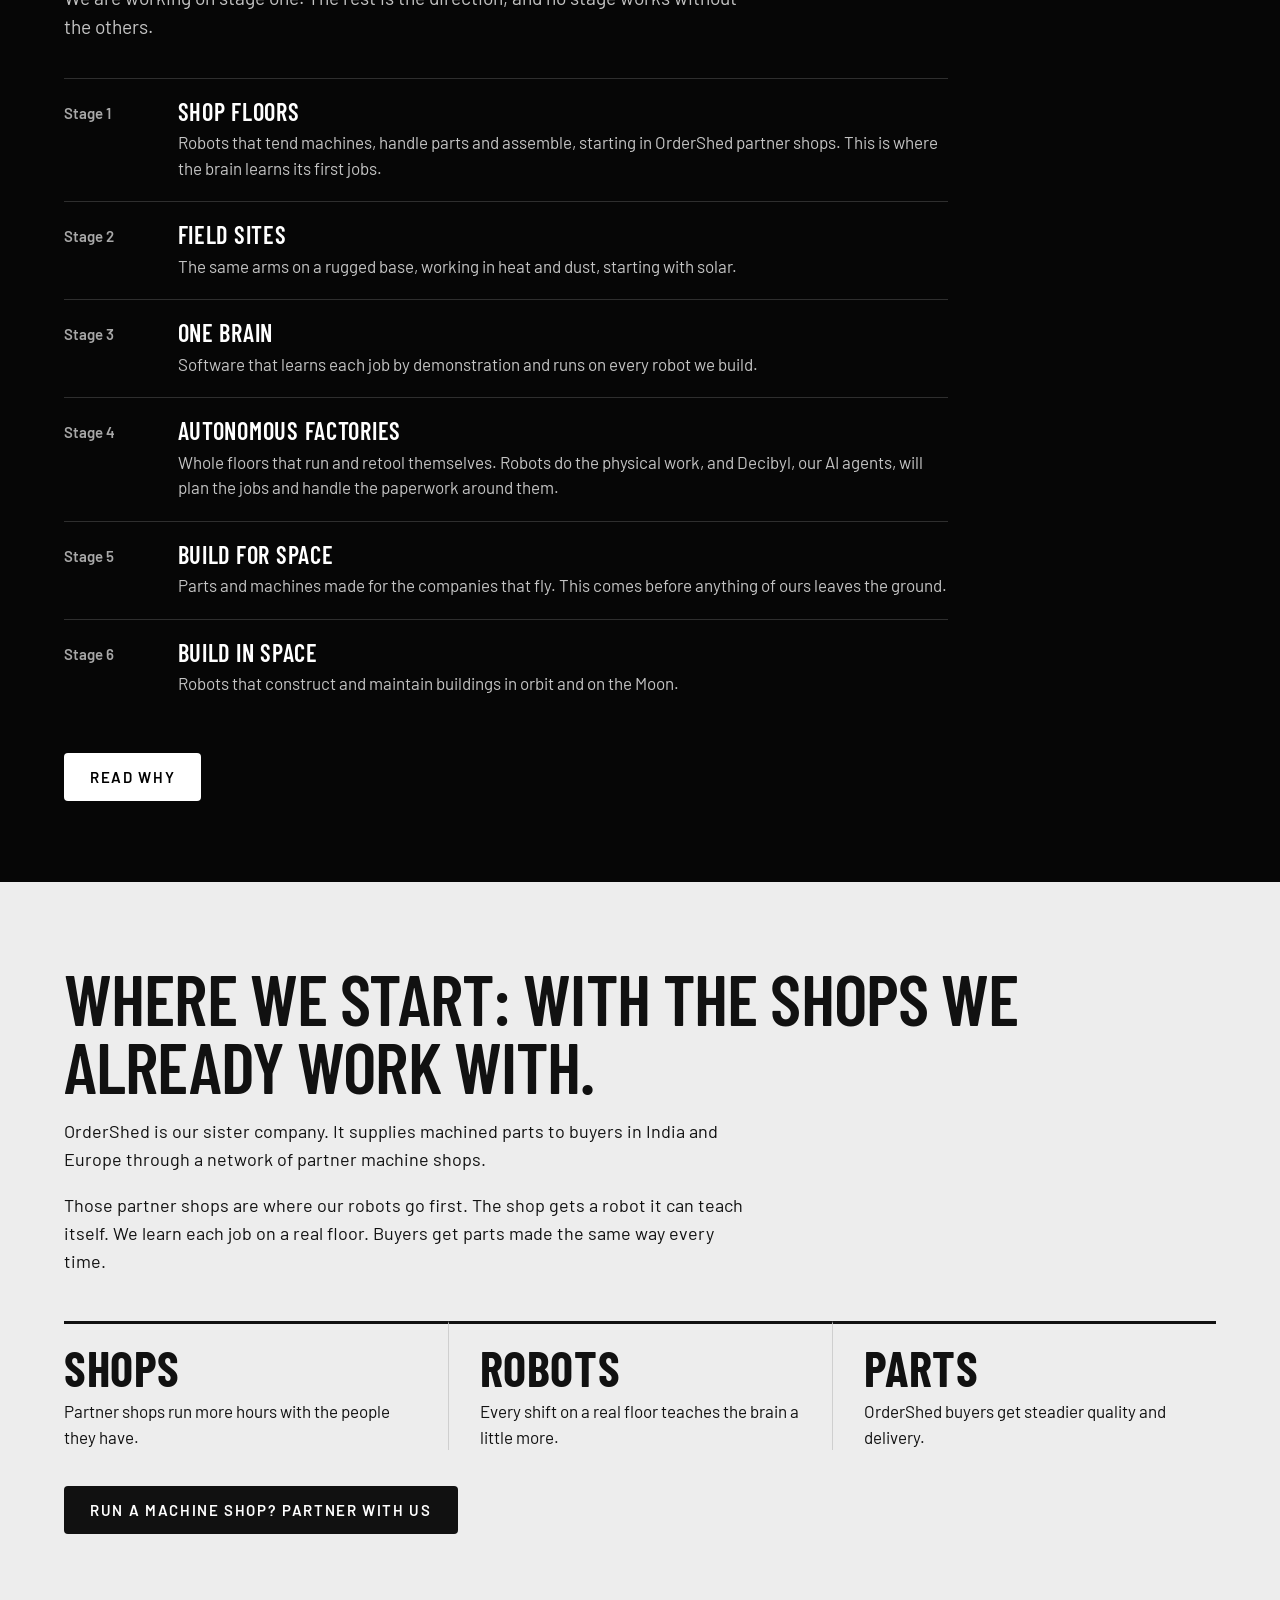
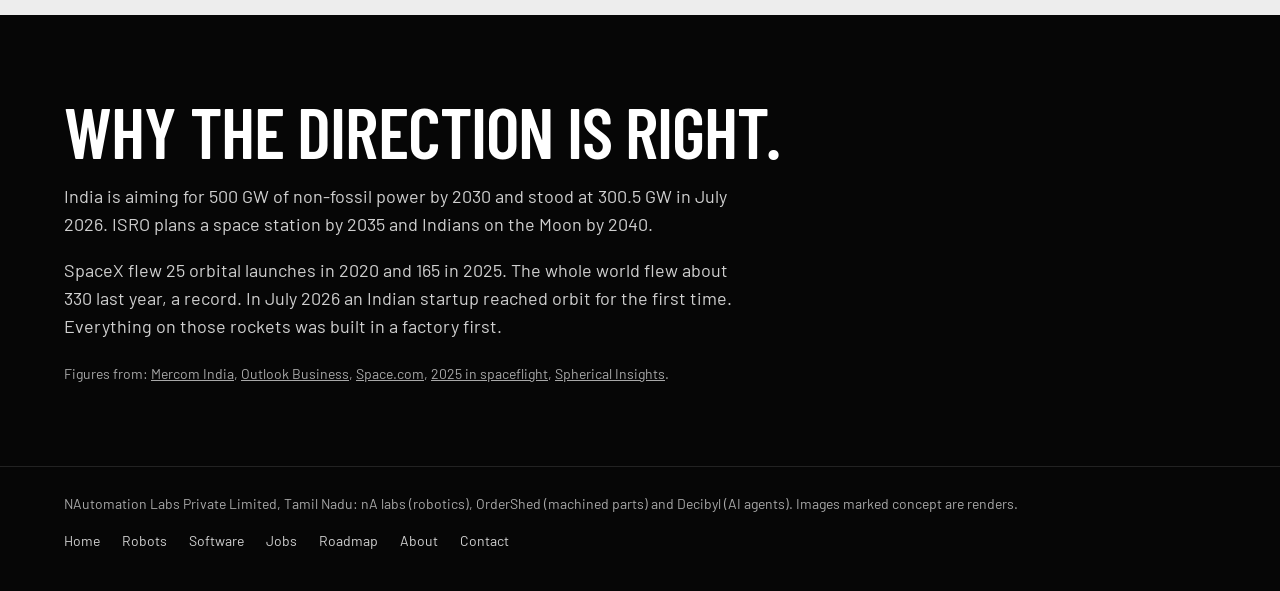
<file: roadmap.html>
<!DOCTYPE html>
<html lang="en">
<head>
<meta charset="utf-8">
<meta name="viewport" content="width=device-width, initial-scale=1">
<title>Roadmap | nA labs</title>
<link rel="stylesheet" href="site.css">
</head>
<body>
<header class="phero">
  <img src="moon.jpg" alt="A two-armed robot on the Moon fitting a panel to a half-built structure, with solar panels and the Earth behind it">
  <nav class="nav" aria-label="Main">
    <a href="index.html" aria-label="nA labs, home">
      <svg class="nav-mark wordmark" viewBox="0 0 300 213" aria-hidden="true">
        <clipPath id="baseA"><rect x="0" y="-40" width="760" height="223"/></clipPath>
        <mask id="holesA" maskUnits="userSpaceOnUse" x="-50" y="-80" width="900" height="360">
          <rect x="-50" y="-80" width="900" height="360" fill="#fff"/>
          <circle cx="215" cy="38" r="6.5" fill="#000"/>
          <circle cx="163" cy="163" r="5.5" fill="#000"/>
        </mask>
        <path class="ink" d="M30 183 V80"/>
        <path class="ink" d="M30 125 a45 45 0 0 1 90 0 V183"/>
        <g mask="url(#holesA)">
          <path class="ink" d="M150 195 L215 34" clip-path="url(#baseA)"/>
          <path class="ink" d="M215 34 L254 130"/>
          <circle class="joint" cx="215" cy="34" r="13"/>
        </g>
        <rect class="part" x="250" y="159" width="24" height="24"/>
      </svg>
    </a>
    <div class="nav-links">
      <a class="plain" href="robots.html">Robots</a>
      <a class="plain" href="software.html">Software</a>
      <a class="plain" href="jobs.html">Jobs</a>
      <a class="plain" href="roadmap.html" aria-current="page">Roadmap</a>
      <a class="plain" href="about.html">About</a>
      <a class="talk" href="contact.html">Talk to us</a>
    </div>
  </nav>
  <div class="ptext">
    <h1>From the shop floor to beyond Earth.</h1>
    <p class="lede">This is our vision, not a list of what we do today. Energy, factories and robots are one system, and we start with the part that appears in all three.</p>
  </div>
  <p class="tag">Concept render</p>
</header>
<main>
  <section class="band light">
    <h2>It is a loop.</h2>
    <p class="lede">Each part needs the other two, and robots work in all three.</p>
    <ul class="loop">
      <li><h3>Power</h3><p>Solar gives the energy. Robots install the panels and keep them clean. We build those robots; we do not make panels or sell power.</p></li>
      <li><h3>Parts</h3><p>Autonomous factories run on that energy and make the parts: for machines, for more solar, for more robots.</p></li>
      <li><h3>Hands</h3><p>Robots assemble those parts and do the work. One brain learns every job and carries it to every robot.</p></li>
    </ul>
    <p class="big">Build for space before we build in space.</p>
    <p class="lede">A base on the Moon needs the same three things, with almost no people. Whoever can run this loop on Earth with few people can run it there.</p>
  </section>
  <section class="band dark">
    <h2>The order we build it in.</h2>
    <p class="lede">We are working on stage one. The rest is the direction, and no stage works without the others.</p>
    <ol class="stages">
      <li><span class="when">Stage 1</span><div><h3>Shop floors</h3><p>Robots that tend machines, handle parts and assemble, starting in OrderShed partner shops. This is where the brain learns its first jobs.</p></div></li>
      <li><span class="when">Stage 2</span><div><h3>Field sites</h3><p>The same arms on a rugged base, working in heat and dust, starting with solar.</p></div></li>
      <li><span class="when">Stage 3</span><div><h3>One brain</h3><p>Software that learns each job by demonstration and runs on every robot we build.</p></div></li>
      <li><span class="when">Stage 4</span><div><h3>Autonomous factories</h3><p>Whole floors that run and retool themselves. Robots do the physical work, and Decibyl, our AI agents, will plan the jobs and handle the paperwork around them.</p></div></li>
      <li><span class="when">Stage 5</span><div><h3>Build for space</h3><p>Parts and machines made for the companies that fly. This comes before anything of ours leaves the ground.</p></div></li>
      <li><span class="when">Stage 6</span><div><h3>Build in space</h3><p>Robots that construct and maintain buildings in orbit and on the Moon.</p></div></li>
    </ol>
    <a class="btn" href="about.html">Read why</a>
  </section>
  <section class="band light">
    <h2>Where we start: with the shops we already work with.</h2>
    <p class="body">OrderShed is our sister company. It supplies machined parts to buyers in India and Europe through a network of partner machine shops.</p>
    <p class="body">Those partner shops are where our robots go first. The shop gets a robot it can teach itself. We learn each job on a real floor. Buyers get parts made the same way every time.</p>
    <ul class="loop">
      <li><h3>Shops</h3><p>Partner shops run more hours with the people they have.</p></li>
      <li><h3>Robots</h3><p>Every shift on a real floor teaches the brain a little more.</p></li>
      <li><h3>Parts</h3><p>OrderShed buyers get steadier quality and delivery.</p></li>
    </ul>
    <a class="btn" href="contact.html">Run a machine shop? Partner with us</a>
  </section>
  <section class="band dark">
    <h2>Why the direction is right.</h2>
    <p class="body">India is aiming for 500 GW of non-fossil power by 2030 and stood at 300.5 GW in July 2026. ISRO plans a space station by 2035 and Indians on the Moon by 2040.</p>
    <p class="body">SpaceX flew 25 orbital launches in 2020 and 165 in 2025. The whole world flew about 330 last year, a record. In July 2026 an Indian startup reached orbit for the first time. Everything on those rockets was built in a factory first.</p>
    <p class="src">Figures from: <a href="https://mercomindia.com/indias-non-fossil-power-capacity-crosses-300-gw">Mercom India</a>, <a href="https://www.outlookbusiness.com/news/isro-unveils-plans-for-chandrayaan-4-space-station-pm-modi-calls-for-space-tech-unicorns">Outlook Business</a>, <a href="https://www.space.com/space-exploration/private-spaceflight/spacex-shatters-its-rocket-launch-record-yet-again-167-orbital-flights-in-2025">Space.com</a>, <a href="https://en.wikipedia.org/wiki/2025_in_spaceflight">2025 in spaceflight</a>, <a href="https://www.sphericalinsights.com/blogs/beyond-isro-india-s-private-space-industry-enters-a-new-commercial-era-expert-view-by-spherical-insights">Spherical Insights</a>.</p>
  </section>
</main>
<footer class="foot2">
  <span>NAutomation Labs Private Limited, Tamil Nadu: nA labs (robotics), OrderShed (machined parts) and Decibyl (AI agents). Images marked concept are renders.</span>
  <nav aria-label="Footer"><a href="index.html">Home</a><a href="robots.html">Robots</a><a href="software.html">Software</a><a href="jobs.html">Jobs</a><a href="roadmap.html">Roadmap</a><a href="about.html">About</a><a href="contact.html">Contact</a></nav>
</footer>
</body>
</html>
</file>
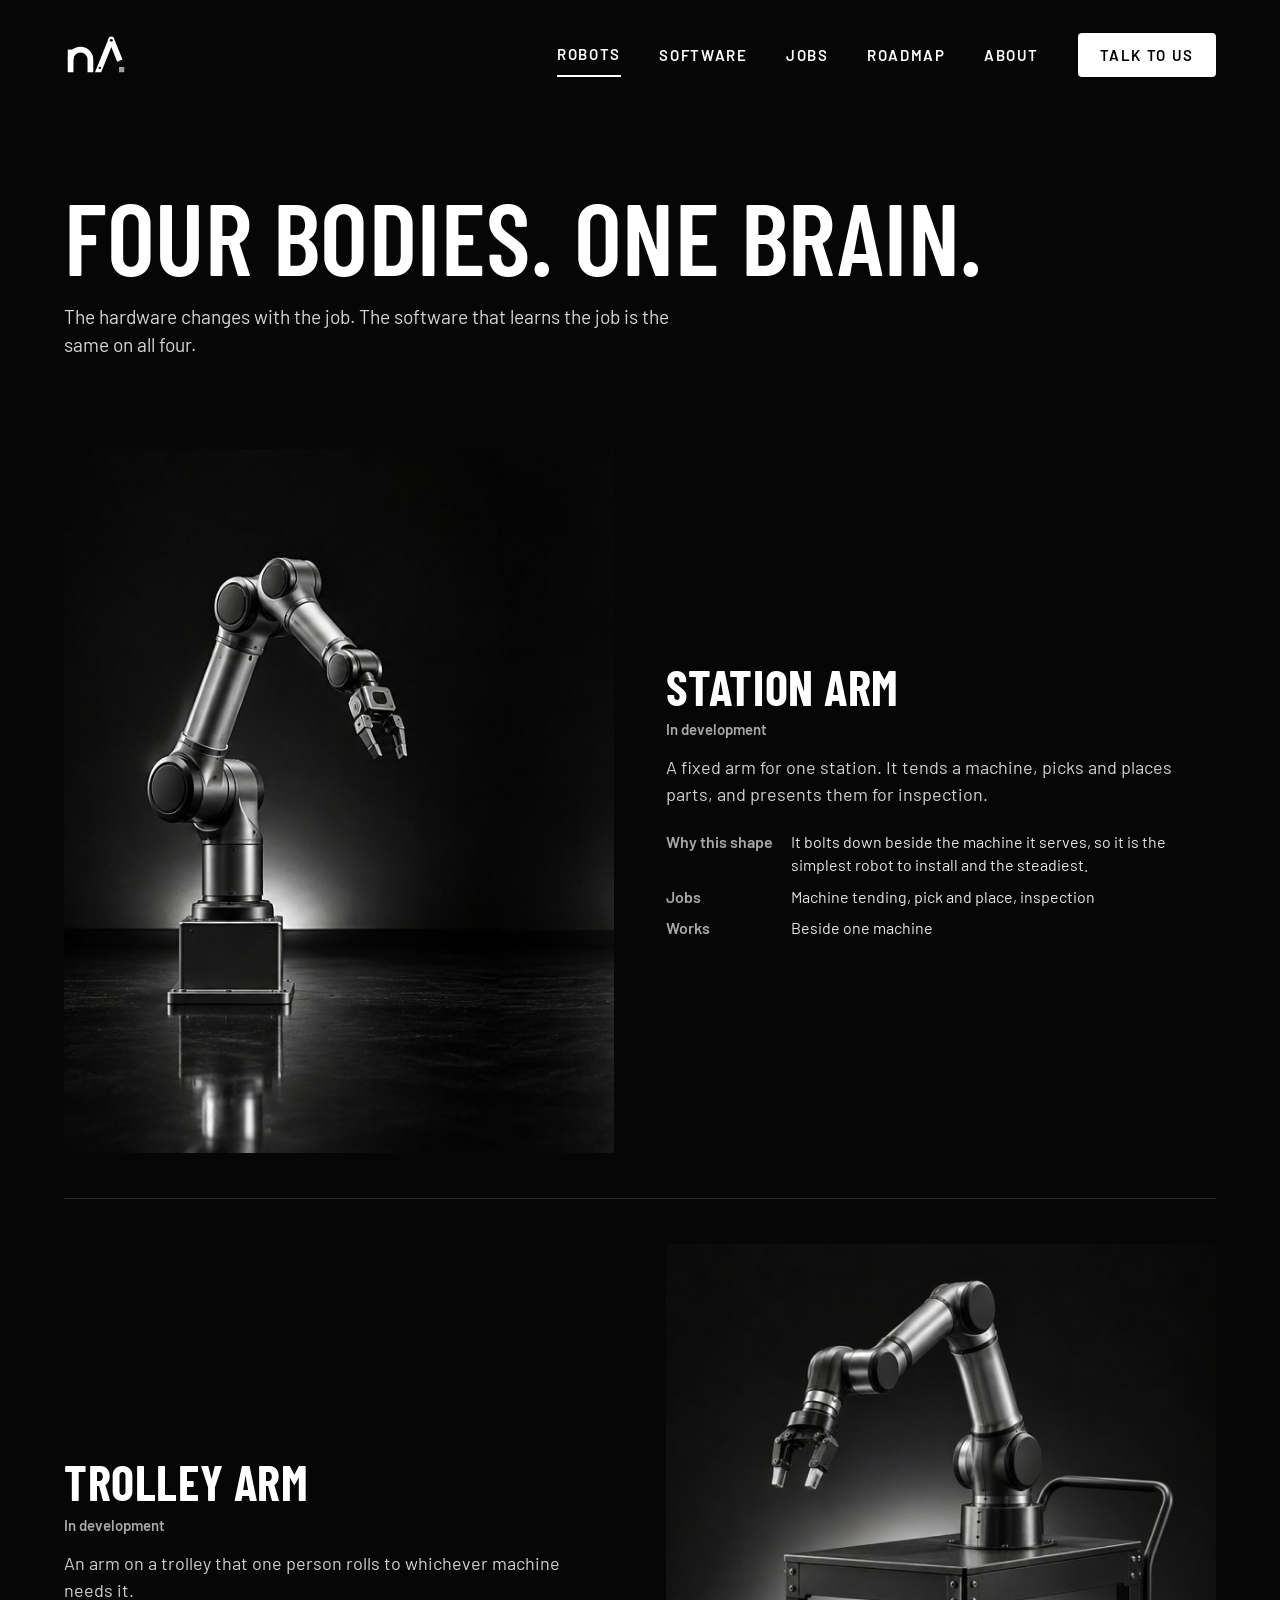
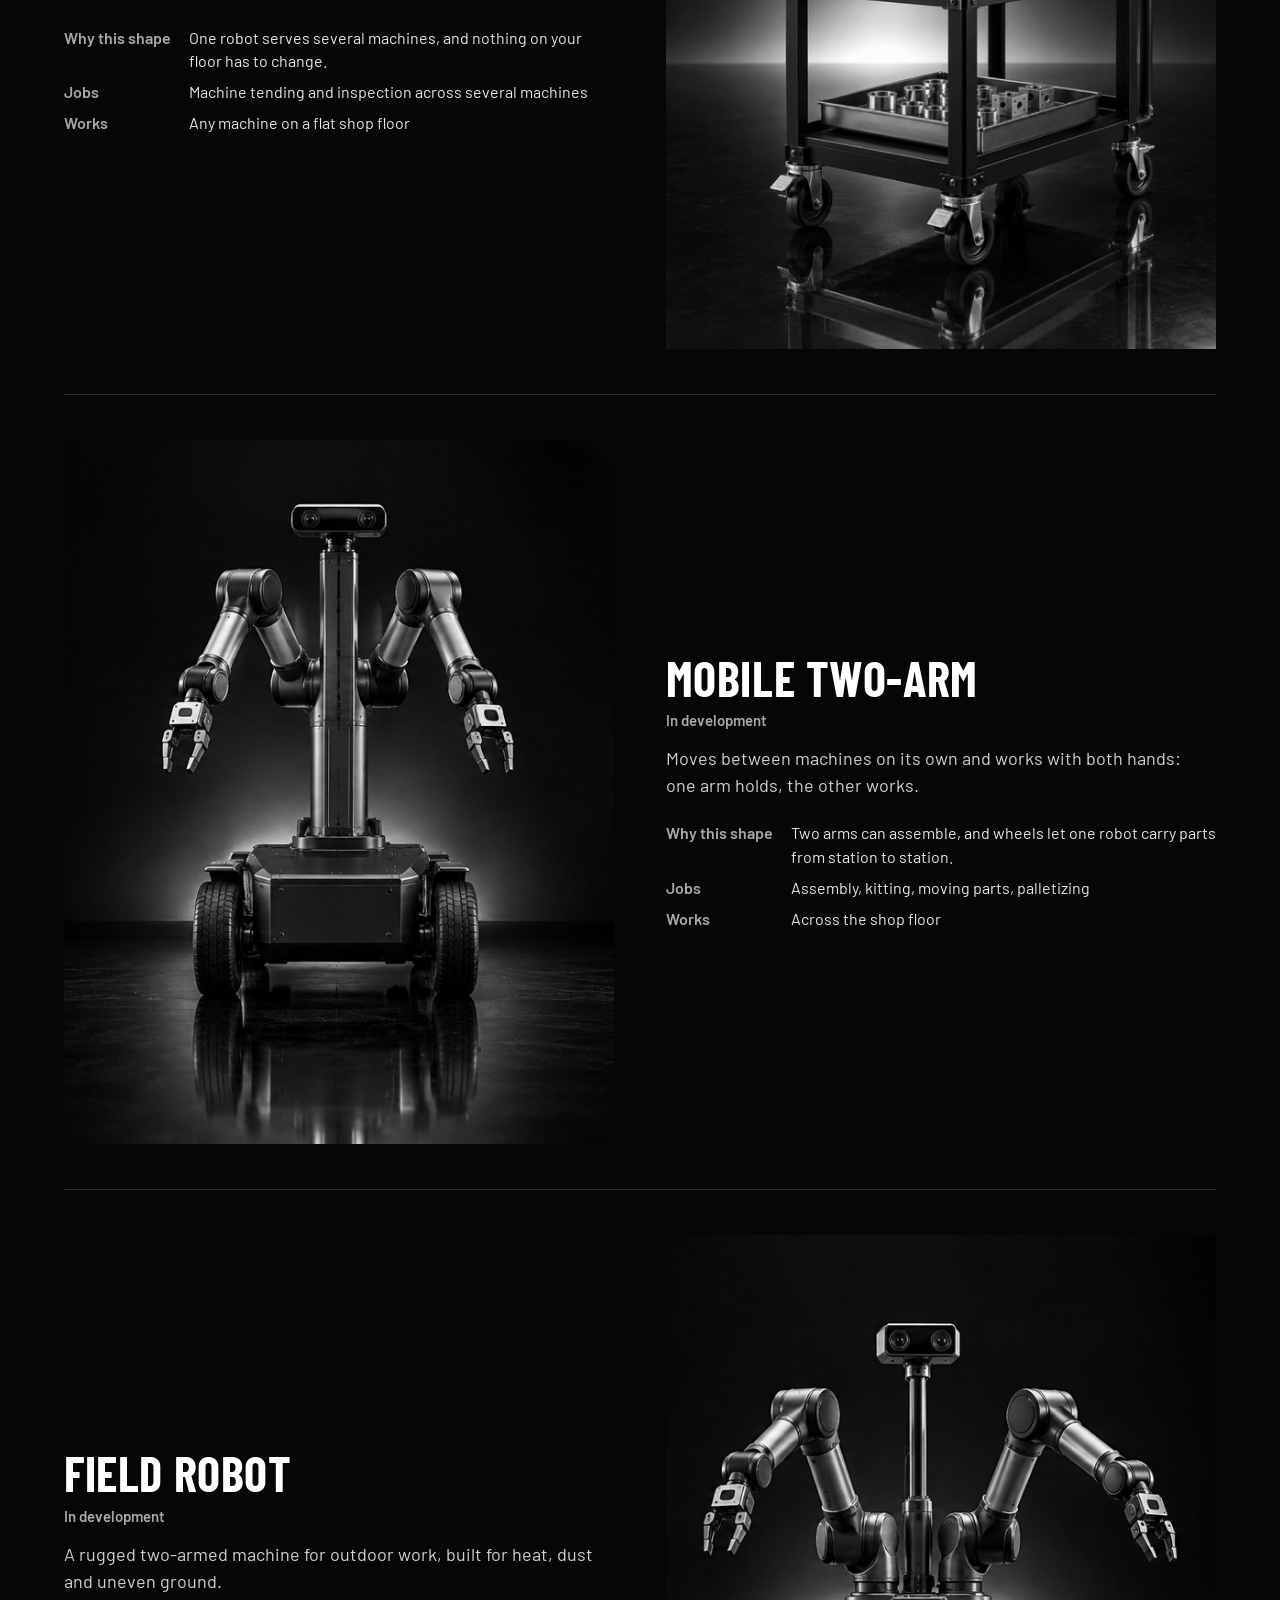
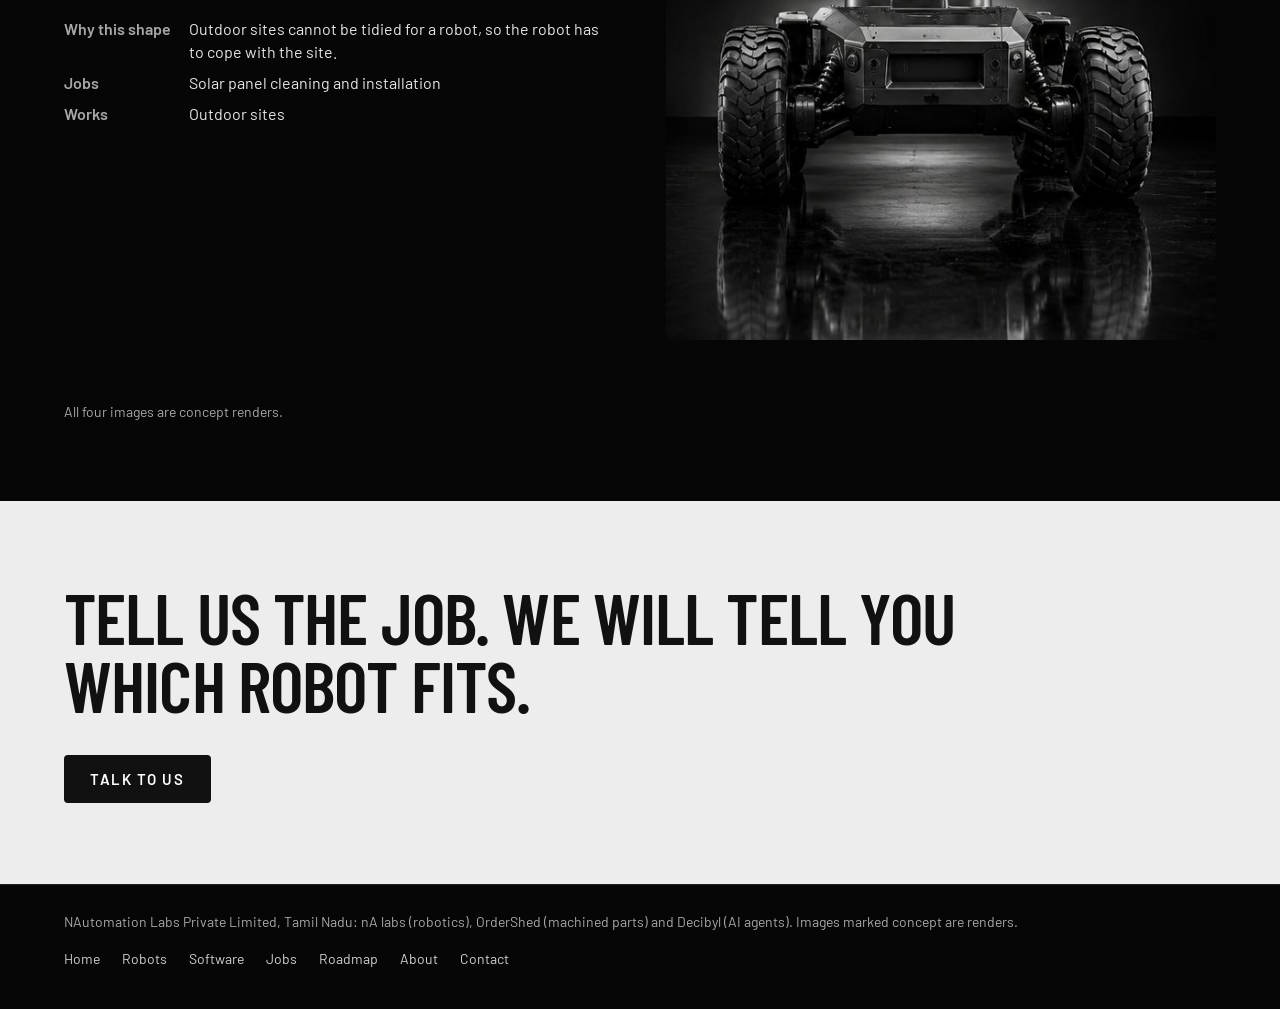
<file: robots.html>
<!DOCTYPE html>
<html lang="en">
<head>
<meta charset="utf-8">
<meta name="viewport" content="width=device-width, initial-scale=1">
<title>Robots | nA labs</title>
<link rel="stylesheet" href="site.css">
</head>
<body>
<header class="phero plain">
  <nav class="nav" aria-label="Main">
    <a href="index.html" aria-label="nA labs, home">
      <svg class="nav-mark wordmark" viewBox="0 0 300 213" aria-hidden="true">
        <clipPath id="baseA"><rect x="0" y="-40" width="760" height="223"/></clipPath>
        <mask id="holesA" maskUnits="userSpaceOnUse" x="-50" y="-80" width="900" height="360">
          <rect x="-50" y="-80" width="900" height="360" fill="#fff"/>
          <circle cx="215" cy="38" r="6.5" fill="#000"/>
          <circle cx="163" cy="163" r="5.5" fill="#000"/>
        </mask>
        <path class="ink" d="M30 183 V80"/>
        <path class="ink" d="M30 125 a45 45 0 0 1 90 0 V183"/>
        <g mask="url(#holesA)">
          <path class="ink" d="M150 195 L215 34" clip-path="url(#baseA)"/>
          <path class="ink" d="M215 34 L254 130"/>
          <circle class="joint" cx="215" cy="34" r="13"/>
        </g>
        <rect class="part" x="250" y="159" width="24" height="24"/>
      </svg>
    </a>
    <div class="nav-links">
      <a class="plain" href="robots.html" aria-current="page">Robots</a>
      <a class="plain" href="software.html">Software</a>
      <a class="plain" href="jobs.html">Jobs</a>
      <a class="plain" href="roadmap.html">Roadmap</a>
      <a class="plain" href="about.html">About</a>
      <a class="talk" href="contact.html">Talk to us</a>
    </div>
  </nav>
  <div class="ptext">
    <h1>Four bodies. One brain.</h1>
    <p class="lede">The hardware changes with the job. The software that learns the job is the same on all four.</p>
  </div>
</header>
<main>
  <section class="band dark" style="padding-top:0">
    <div class="row">
      <div class="pic"><img src="robot-a.jpg" width="600" height="768" alt="A single six-axis robot arm on a square pedestal"></div>
      <div>
        <h3>Station arm</h3>
        <span class="when">In development</span>
        <p>A fixed arm for one station. It tends a machine, picks and places parts, and presents them for inspection.</p>
        <dl>
          <dt>Why this shape</dt><dd>It bolts down beside the machine it serves, so it is the simplest robot to install and the steadiest.</dd>
          <dt>Jobs</dt><dd>Machine tending, pick and place, inspection</dd>
          <dt>Works</dt><dd>Beside one machine</dd>
        </dl>
      </div>
    </div>
    <div class="row flip">
      <div class="pic"><img src="robot-t.jpg" width="600" height="768" alt="A robot arm mounted on a hand-pushed steel trolley"></div>
      <div>
        <h3>Trolley arm</h3>
        <span class="when">In development</span>
        <p>An arm on a trolley that one person rolls to whichever machine needs it.</p>
        <dl>
          <dt>Why this shape</dt><dd>One robot serves several machines, and nothing on your floor has to change.</dd>
          <dt>Jobs</dt><dd>Machine tending and inspection across several machines</dd>
          <dt>Works</dt><dd>Any machine on a flat shop floor</dd>
        </dl>
      </div>
    </div>
    <div class="row">
      <div class="pic"><img src="robot-b.jpg" width="600" height="768" alt="A two-armed robot with a camera head on a wheeled base"></div>
      <div>
        <h3>Mobile two-arm</h3>
        <span class="when">In development</span>
        <p>Moves between machines on its own and works with both hands: one arm holds, the other works.</p>
        <dl>
          <dt>Why this shape</dt><dd>Two arms can assemble, and wheels let one robot carry parts from station to station.</dd>
          <dt>Jobs</dt><dd>Assembly, kitting, moving parts, palletizing</dd>
          <dt>Works</dt><dd>Across the shop floor</dd>
        </dl>
      </div>
    </div>
    <div class="row flip">
      <div class="pic"><img src="robot-c.jpg" width="600" height="768" alt="A two-armed robot on a wide chassis with large all-terrain tyres"></div>
      <div>
        <h3>Field robot</h3>
        <span class="when">In development</span>
        <p>A rugged two-armed machine for outdoor work, built for heat, dust and uneven ground.</p>
        <dl>
          <dt>Why this shape</dt><dd>Outdoor sites cannot be tidied for a robot, so the robot has to cope with the site.</dd>
          <dt>Jobs</dt><dd>Solar panel cleaning and installation</dd>
          <dt>Works</dt><dd>Outdoor sites</dd>
        </dl>
      </div>
    </div>
    <p class="fine">All four images are concept renders.</p>
  </section>
  <section class="band light">
    <h2>Tell us the job. We will tell you which robot fits.</h2>
    <a class="btn" href="contact.html">Talk to us</a>
  </section>
</main>
<footer class="foot2">
  <span>NAutomation Labs Private Limited, Tamil Nadu: nA labs (robotics), OrderShed (machined parts) and Decibyl (AI agents). Images marked concept are renders.</span>
  <nav aria-label="Footer"><a href="index.html">Home</a><a href="robots.html">Robots</a><a href="software.html">Software</a><a href="jobs.html">Jobs</a><a href="roadmap.html">Roadmap</a><a href="about.html">About</a><a href="contact.html">Contact</a></nav>
</footer>
</body>
</html>
</file>
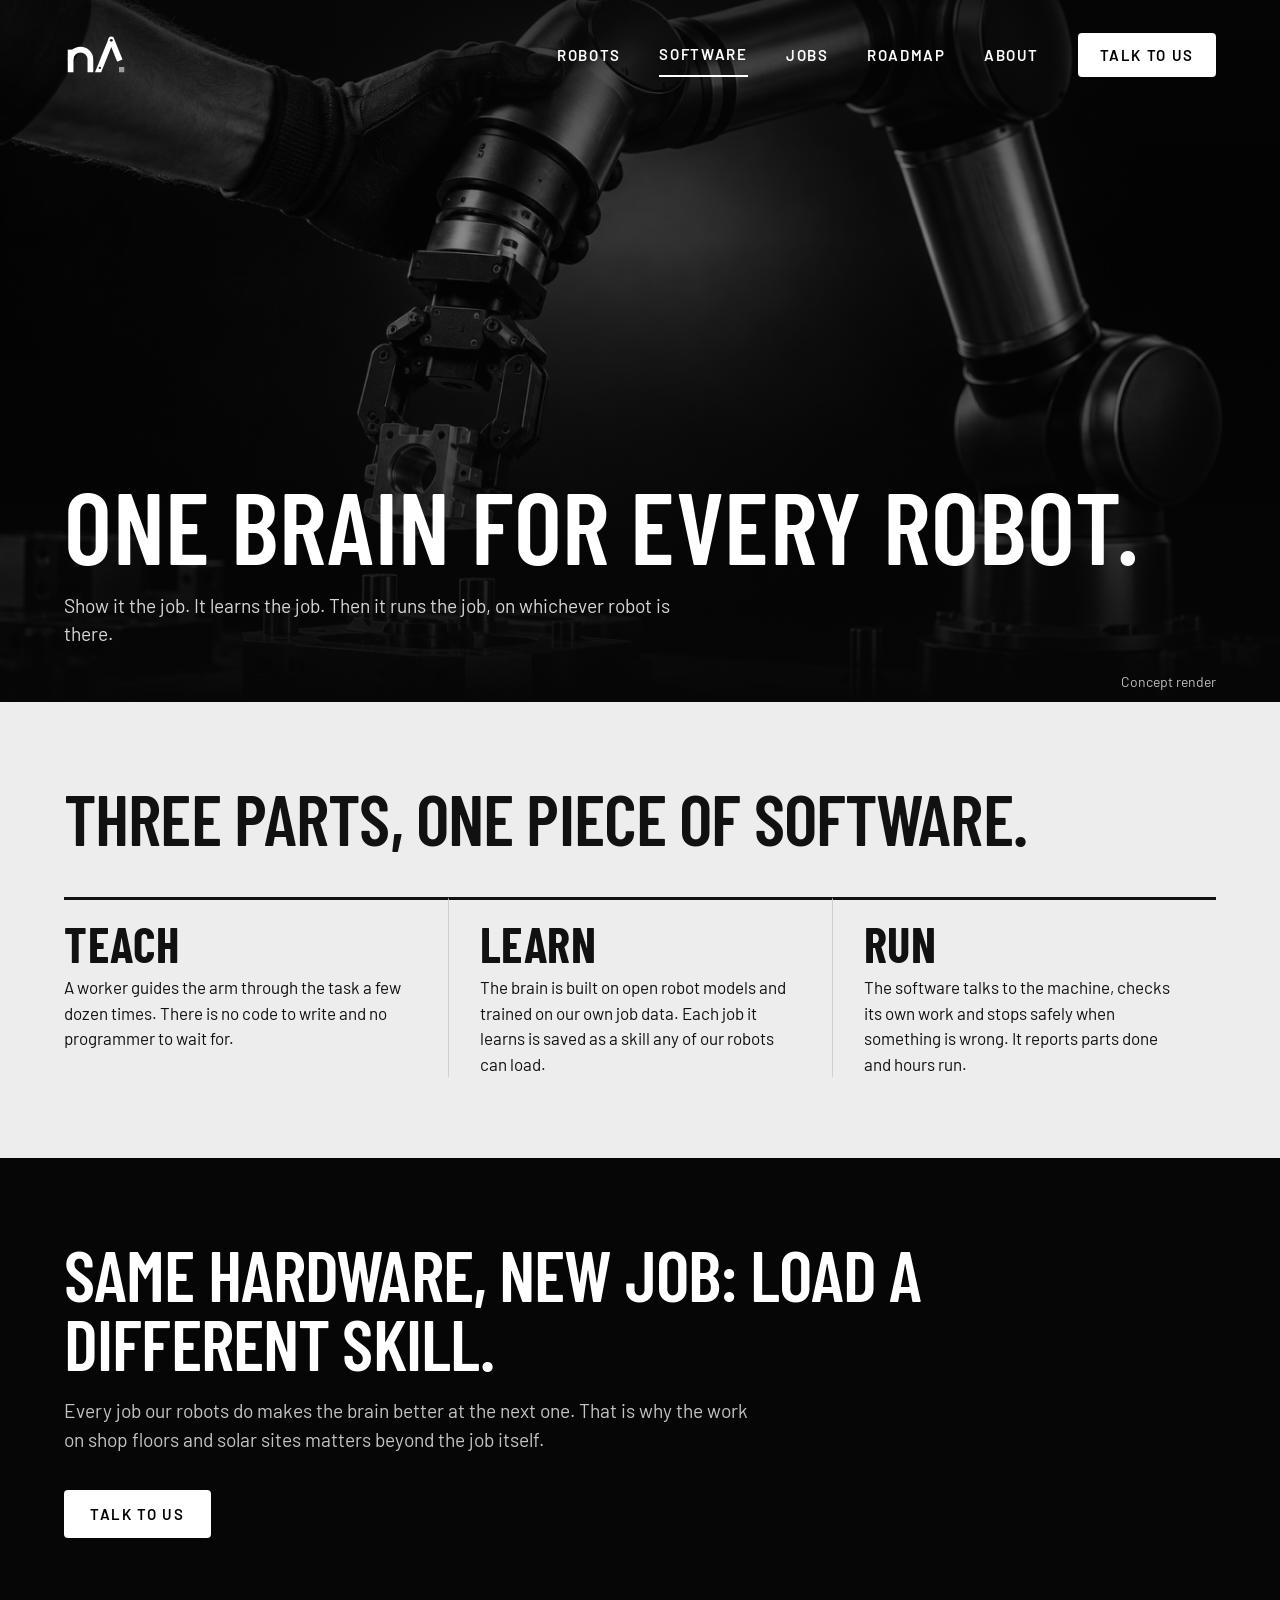
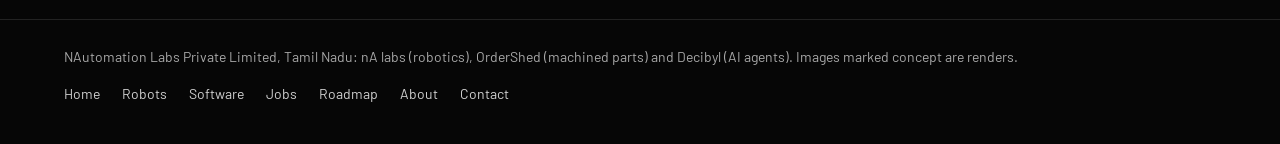
<file: software.html>
<!DOCTYPE html>
<html lang="en">
<head>
<meta charset="utf-8">
<meta name="viewport" content="width=device-width, initial-scale=1">
<title>Software | nA labs</title>
<link rel="stylesheet" href="site.css">
</head>
<body>
<header class="phero">
  <img src="teach.jpg" alt="A gloved hand guiding a robot arm that holds a machined part above a fixture">
  <nav class="nav" aria-label="Main">
    <a href="index.html" aria-label="nA labs, home">
      <svg class="nav-mark wordmark" viewBox="0 0 300 213" aria-hidden="true">
        <clipPath id="baseA"><rect x="0" y="-40" width="760" height="223"/></clipPath>
        <mask id="holesA" maskUnits="userSpaceOnUse" x="-50" y="-80" width="900" height="360">
          <rect x="-50" y="-80" width="900" height="360" fill="#fff"/>
          <circle cx="215" cy="38" r="6.5" fill="#000"/>
          <circle cx="163" cy="163" r="5.5" fill="#000"/>
        </mask>
        <path class="ink" d="M30 183 V80"/>
        <path class="ink" d="M30 125 a45 45 0 0 1 90 0 V183"/>
        <g mask="url(#holesA)">
          <path class="ink" d="M150 195 L215 34" clip-path="url(#baseA)"/>
          <path class="ink" d="M215 34 L254 130"/>
          <circle class="joint" cx="215" cy="34" r="13"/>
        </g>
        <rect class="part" x="250" y="159" width="24" height="24"/>
      </svg>
    </a>
    <div class="nav-links">
      <a class="plain" href="robots.html">Robots</a>
      <a class="plain" href="software.html" aria-current="page">Software</a>
      <a class="plain" href="jobs.html">Jobs</a>
      <a class="plain" href="roadmap.html">Roadmap</a>
      <a class="plain" href="about.html">About</a>
      <a class="talk" href="contact.html">Talk to us</a>
    </div>
  </nav>
  <div class="ptext">
    <h1>One brain for every robot.</h1>
    <p class="lede">Show it the job. It learns the job. Then it runs the job, on whichever robot is there.</p>
  </div>
  <p class="tag">Concept render</p>
</header>
<main>
  <section class="band light">
    <h2>Three parts, one piece of software.</h2>
    <ul class="loop">
      <li><h3>Teach</h3><p>A worker guides the arm through the task a few dozen times. There is no code to write and no programmer to wait for.</p></li>
      <li><h3>Learn</h3><p>The brain is built on open robot models and trained on our own job data. Each job it learns is saved as a skill any of our robots can load.</p></li>
      <li><h3>Run</h3><p>The software talks to the machine, checks its own work and stops safely when something is wrong. It reports parts done and hours run.</p></li>
    </ul>
  </section>
  <section class="band dark">
    <h2>Same hardware, new job: load a different skill.</h2>
    <p class="lede">Every job our robots do makes the brain better at the next one. That is why the work on shop floors and solar sites matters beyond the job itself.</p>
    <a class="btn" href="contact.html">Talk to us</a>
  </section>
</main>
<footer class="foot2">
  <span>NAutomation Labs Private Limited, Tamil Nadu: nA labs (robotics), OrderShed (machined parts) and Decibyl (AI agents). Images marked concept are renders.</span>
  <nav aria-label="Footer"><a href="index.html">Home</a><a href="robots.html">Robots</a><a href="software.html">Software</a><a href="jobs.html">Jobs</a><a href="roadmap.html">Roadmap</a><a href="about.html">About</a><a href="contact.html">Contact</a></nav>
</footer>
</body>
</html>
</file>
<file: site.css>
@font-face{font-family:'Barlow Condensed';font-style:normal;font-weight:500;font-display:swap;src:url('fonts/barlow-condensed-latin-500-normal.woff2') format('woff2')}
@font-face{font-family:'Barlow Condensed';font-style:normal;font-weight:600;font-display:swap;src:url('fonts/barlow-condensed-latin-600-normal.woff2') format('woff2')}
@font-face{font-family:'Barlow Condensed';font-style:normal;font-weight:700;font-display:swap;src:url('fonts/barlow-condensed-latin-700-normal.woff2') format('woff2')}
@font-face{font-family:'Barlow';font-style:normal;font-weight:400;font-display:swap;src:url('fonts/barlow-latin-400-normal.woff2') format('woff2')}
@font-face{font-family:'Barlow';font-style:normal;font-weight:500;font-display:swap;src:url('fonts/barlow-latin-500-normal.woff2') format('woff2')}
@font-face{font-family:'Barlow';font-style:normal;font-weight:600;font-display:swap;src:url('fonts/barlow-latin-600-normal.woff2') format('woff2')}
:root{
  --night:#050505;
  --indigo:#0C123F;
  --ink:#111111;
  --blue:#111111;
  --glow:#CFCFCF;
  --paper:#EDEDED;
  --pad:clamp(20px,5vw,64px);
}
*{box-sizing:border-box}
html{scroll-behavior:smooth}
body{margin:0;background:var(--night);color:#fff;font-family:'Barlow','Helvetica Neue',Arial,sans-serif;-webkit-font-smoothing:antialiased}
a{color:inherit}
a:focus-visible{outline:3px solid var(--glow);outline-offset:3px}

.hero{
  position:relative;overflow:hidden;
  height:100vh;height:100svh;min-height:620px;
  display:flex;flex-direction:column;
  padding:clamp(18px,3vw,32px) var(--pad) 0;
  background:#060606;
}

.nav{position:relative;z-index:3;display:flex;align-items:center;justify-content:space-between;gap:24px}
.nav .nav-mark{display:block;width:clamp(52px,6vw,66px);height:auto}
.nav-links{display:flex;align-items:center;gap:clamp(20px,3vw,40px);font-size:14px;font-weight:600;font-stretch:112%;letter-spacing:.09em;text-transform:uppercase}
.nav-links a{text-decoration:none;padding:12px 0;white-space:nowrap}
.nav-links a:hover{color:var(--glow)}
.nav-links a.talk{background:#fff;color:#000;padding:13px 22px;border-radius:4px;font-weight:600}
.nav-links a.talk:hover{background:var(--glow);color:#000}
@media (max-width:640px){.nav-links a.plain{display:none}}

.head{position:relative;z-index:2;text-align:center;padding-top:clamp(20px,4vh,56px)}
.wordmark{display:block;width:100%;height:auto;overflow:visible}
.head .wordmark{max-width:1040px;margin:0 auto}
@media (min-width:900px){.head .wordmark{max-width:min(820px,52vw)}}
.wordmark .ink{fill:none;stroke:#fff;stroke-width:26;stroke-linejoin:round}
.wordmark .joint{fill:#fff}
.wordmark .part{fill:#9C9C9C}
.forearm{transform-box:view-box;transform-origin:215px 34px}
.head h1{margin:clamp(18px,3vh,30px) auto 0;font-size:clamp(20px,2.7vw,34px);line-height:1.18;font-weight:600;font-stretch:125%;letter-spacing:-0.005em;max-width:19em;color:#fff}
.head p{margin:12px auto 0;font-size:17px;line-height:1.45;color:#C4C4C4;max-width:30em}

.scene{position:relative;z-index:1;flex:1;min-height:0;margin:0 calc(-1 * var(--pad))}
.scene img{position:absolute;left:50%;bottom:0;transform:translateX(-50%);display:block;height:min(138%,107vw);width:auto;max-width:none;
  -webkit-mask-image:linear-gradient(180deg,transparent 0,#000 24%),linear-gradient(90deg,transparent 0,#000 20%,#000 80%,transparent 100%);-webkit-mask-composite:source-in;
  mask-image:linear-gradient(180deg,transparent 0,#000 24%),linear-gradient(90deg,transparent 0,#000 20%,#000 80%,transparent 100%);mask-composite:intersect}
@media (min-width:900px){.scene img{height:min(126%,107vw)}}
.note{position:absolute;right:var(--pad);bottom:12px;z-index:3;margin:0;font-size:14px;color:#BDBDBD}

.panel{min-height:100vh;min-height:100svh;display:flex;flex-direction:column;justify-content:center;padding:clamp(56px,9vh,112px) var(--pad)}
.panel h2{margin:0;font-size:clamp(32px,6.2vw,84px);line-height:1.02;font-weight:700;font-stretch:125%;letter-spacing:-0.015em;max-width:13em}
.panel .lede{margin:clamp(16px,2.4vh,26px) 0 0;font-size:clamp(17px,1.6vw,21px);line-height:1.45;max-width:36em}
.light{background:var(--paper);color:var(--ink)}
.dark{background:#060606;color:#fff}
.dark .lede{color:#C4C4C4}

.cols{list-style:none;margin:clamp(32px,6vh,72px) 0 0;padding:0;display:grid;grid-template-columns:repeat(3,1fr)}
.cols li{padding:20px clamp(16px,2.4vw,36px) 0 0;border-top:3px solid currentColor}
.cols li + li{padding-left:clamp(16px,2.4vw,36px);border-left:1px solid #CFCFCF}
.dark .cols li + li{border-left-color:#3A3A3A}
.cols h3{margin:0 0 8px;font-size:clamp(19px,1.7vw,24px);font-weight:600;font-stretch:112%}
.cols p{margin:0;font-size:16px;line-height:1.45}
.dark .cols p{color:#C4C4C4}
.cols .when{display:block;margin:0 0 14px;font-size:15px;font-weight:600;color:#6B6B6B}
@media (max-width:720px){
  .cols{grid-template-columns:1fr}
  .cols li{padding-right:0}
  .cols li + li{padding-left:0;border-left:0;margin-top:26px}
}
.lineup{list-style:none;margin:clamp(24px,4vh,48px) calc(-1 * var(--pad)) 0;padding:0 var(--pad);display:grid;grid-template-columns:repeat(4,1fr);gap:clamp(12px,2vw,28px)}
.lineup img{display:block;width:100%;height:auto;aspect-ratio:600/768;object-fit:cover;
  -webkit-mask-image:linear-gradient(90deg,transparent 0,#000 12%,#000 88%,transparent 100%);mask-image:linear-gradient(90deg,transparent 0,#000 12%,#000 88%,transparent 100%)}
.lineup h3{margin:14px 0 4px;font-size:clamp(19px,1.7vw,24px);font-weight:600;font-stretch:112%}
.lineup .when{display:block;margin:0 0 8px;font-size:15px;font-weight:600;color:#A8A8A8}
.lineup p{margin:0;font-size:16px;line-height:1.45;color:#C4C4C4;max-width:24em}
.fine{margin:18px 0 0;font-size:14px;color:#A8A8A8}
#robots{padding-top:clamp(40px,6vh,72px);padding-bottom:clamp(32px,5vh,56px)}
@media (max-width:1000px){
  .lineup{display:flex;overflow-x:auto;scroll-snap-type:x mandatory;gap:14px;scrollbar-width:none}
  .lineup::-webkit-scrollbar{display:none}
  .lineup li{flex:0 0 min(76vw,340px);scroll-snap-align:center}
  .lineup img{aspect-ratio:600/640}
}
.cols.six{grid-template-columns:repeat(3,1fr);row-gap:clamp(24px,4vh,44px)}
.cols.six li:nth-child(3n+1){padding-left:0;border-left:0}
.cols .who{display:block;margin-top:10px;font-size:15px;font-weight:600;color:#5E5E5E}
@media (max-width:720px){
  .cols.six{grid-template-columns:1fr 1fr;column-gap:16px;row-gap:22px}
  .cols.six li,.cols.six li + li{margin-top:0;padding:14px 0 0;border-left:0}
  .cols.six p{display:none}
  .cols.six h3{font-size:17px}
  .cols.six .who{margin-top:6px;font-size:14px}
}
#jobs{padding-top:clamp(40px,6vh,72px);padding-bottom:clamp(40px,6vh,72px)}
#jobs .cols{margin-top:clamp(24px,4vh,44px)}
.cols.five{grid-template-columns:repeat(5,1fr)}
.cols.five li{padding-right:clamp(10px,1.4vw,22px)}
.cols.five li + li{padding-left:clamp(10px,1.4vw,22px)}
.dark .cols .when{color:#A8A8A8}
@media (max-width:1000px){.cols.five{grid-template-columns:1fr 1fr;row-gap:26px}.cols.five li:nth-child(odd){padding-left:0;border-left:0}.cols.five li + li{margin-top:0}}
@media (max-width:520px){.cols.five{column-gap:16px;row-gap:18px}.cols.five li,.cols.five li + li{padding:12px 0 0;border-left:0}.cols.five p{font-size:15px}.cols.five .when{margin-bottom:8px}}
.ask{margin:clamp(28px,5vh,56px) 0 0;font-size:clamp(20px,2.2vw,30px);font-weight:600;font-stretch:112%}

@media (prefers-reduced-motion:no-preference){
  .forearm{animation:place 1.5s cubic-bezier(.62,.02,.22,1) .35s both}
  .labs{animation:arrive .7s ease-out 1.45s both}
  .head h1,.head p{animation:arrive .7s ease-out 1.9s both}
  @keyframes place{0%{transform:rotate(-58deg)}82%{transform:rotate(2.5deg)}100%{transform:rotate(0deg)}}
  @keyframes arrive{from{opacity:0;transform:translateY(10px)}to{opacity:1;transform:none}}
}

/* shared across pages */
@media (max-width:640px){.nav-links a.plain{display:inline-block}}
@media (max-width:860px){
  .nav{flex-wrap:wrap;row-gap:6px}
  .nav-links{order:3;width:100%;justify-content:flex-start;gap:22px;overflow-x:auto;scrollbar-width:none;font-size:13px;padding-bottom:2px}
  .nav-links::-webkit-scrollbar{display:none}
  .nav-links a.talk{padding:10px 16px}
}
.nav-links a[aria-current="page"]{border-bottom:2px solid #fff}
.phero{position:relative;overflow:hidden;min-height:78vh;min-height:78svh;display:flex;flex-direction:column;background:#060606;color:#fff;padding:clamp(18px,3vw,32px) var(--pad) clamp(36px,6vh,72px)}
.phero.plain{min-height:0;padding-bottom:clamp(28px,5vh,56px)}
.phero > img{position:absolute;inset:0;width:100%;height:100%;object-fit:cover;opacity:.62}
.phero::after{content:"";position:absolute;inset:0;background:linear-gradient(180deg,rgba(6,6,6,.72) 0,rgba(6,6,6,.15) 34%,rgba(6,6,6,.55) 66%,#060606 100%)}
.phero > *{position:relative;z-index:2}
.phero > img{z-index:0}
.phero::after{z-index:1}
.phero .ptext{margin-top:auto;padding-top:clamp(48px,12vh,140px)}
.phero h1{margin:0;font-size:clamp(34px,6.4vw,88px);line-height:1.02;font-weight:700;font-stretch:125%;letter-spacing:-0.015em;max-width:13em}
.phero .lede{margin:clamp(14px,2.2vh,24px) 0 0;font-size:clamp(17px,1.6vw,21px);line-height:1.45;max-width:34em;color:#D6D6D6}
.phero .tag{position:absolute;right:var(--pad);bottom:12px;margin:0;font-size:14px;color:#BDBDBD}
.band{padding:clamp(52px,9vh,108px) var(--pad)}
.band h2{margin:0;font-size:clamp(28px,4.4vw,60px);line-height:1.05;font-weight:700;font-stretch:125%;letter-spacing:-0.012em;max-width:15em}
.band .lede{margin:clamp(14px,2.2vh,22px) 0 0;font-size:clamp(17px,1.5vw,20px);line-height:1.5;max-width:36em}
.dark .lede{color:#C4C4C4}
.band p.body{margin:18px 0 0;font-size:18px;line-height:1.55;max-width:38em}
.dark p.body{color:#D0D0D0}
.row{display:grid;grid-template-columns:1fr 1fr;gap:clamp(20px,4vw,64px);align-items:center;padding:clamp(28px,5vh,56px) 0;border-top:1px solid #2E2E2E}
.row:first-of-type{border-top:0}
.row img{display:block;width:100%;height:auto;aspect-ratio:600/640;object-fit:cover}
.row.flip .pic{order:2}
.row h3{margin:0;font-size:clamp(26px,3.2vw,44px);font-weight:700;font-stretch:125%;line-height:1.05}
.row .when{display:block;margin:10px 0 0;font-size:15px;font-weight:600;color:#A8A8A8}
.row p{margin:16px 0 0;font-size:18px;line-height:1.5;color:#D0D0D0;max-width:30em}
.row dl{margin:22px 0 0;display:grid;grid-template-columns:auto 1fr;gap:8px 18px;font-size:16px;line-height:1.45}
.row dt{font-weight:600;color:#A8A8A8}
.row dd{margin:0;color:#E6E6E6}
@media (max-width:760px){.row{grid-template-columns:1fr}.row.flip .pic{order:0}}
.wide{position:relative;margin:clamp(28px,5vh,56px) calc(-1 * var(--pad)) 0}
.wide img{display:block;width:100%;height:auto;max-height:78vh;object-fit:cover}
.wide .tag{position:absolute;right:var(--pad);bottom:10px;margin:0;font-size:14px;color:#D0D0D0}
.loop{list-style:none;margin:clamp(28px,5vh,56px) 0 0;padding:0;display:grid;grid-template-columns:repeat(3,1fr);counter-reset:l}
.loop li{padding:20px clamp(16px,2.4vw,36px) 0 0;border-top:3px solid currentColor;position:relative}
.loop li + li{padding-left:clamp(16px,2.4vw,36px);border-left:1px solid #3A3A3A}
.light .loop li + li{border-left-color:#CFCFCF}
.loop h3{margin:0 0 8px;font-size:clamp(26px,3.2vw,44px);font-weight:700;font-stretch:125%}
.loop p{margin:0;font-size:17px;line-height:1.5}
.dark .loop p{color:#C4C4C4}
@media (max-width:720px){.loop{grid-template-columns:1fr}.loop li{padding-right:0}.loop li + li{padding-left:0;border-left:0;margin-top:24px}}
.big{margin:clamp(28px,5vh,56px) 0 0;font-size:clamp(24px,3.4vw,46px);line-height:1.12;font-weight:700;font-stretch:125%;max-width:16em}
.stages{list-style:none;margin:clamp(24px,4vh,44px) 0 0;padding:0;max-width:52em}
.stages li{display:grid;grid-template-columns:5.5em 1fr;gap:8px 20px;padding:20px 0;border-top:1px solid #CFCFCF}
.dark .stages li{border-top-color:#2E2E2E}
.stages .when{font-size:15px;font-weight:600;color:#6B6B6B;padding-top:5px}
.dark .stages .when{color:#A8A8A8}
.stages h3{margin:0 0 6px;font-size:clamp(20px,2vw,26px);font-weight:600;font-stretch:112%}
.stages p{margin:0;font-size:17px;line-height:1.5}
.dark .stages p{color:#C4C4C4}
.src{margin:22px 0 0;font-size:14px;line-height:1.6;color:#5E5E5E;max-width:60em}
.dark .src{color:#A8A8A8}
.src a{color:inherit}
.btn{display:inline-block;margin-top:clamp(22px,4vh,40px);padding:15px 26px;border-radius:4px;background:#fff;color:#000;font-weight:600;font-size:14px;font-stretch:112%;letter-spacing:.09em;text-transform:uppercase;text-decoration:none}
.btn:hover{background:var(--glow)}
.light .btn{background:#111;color:#fff}
.light .btn:hover{background:#333}
.foot2{background:#060606;color:#A8A8A8;padding:28px var(--pad) 36px;border-top:1px solid #222;display:flex;flex-wrap:wrap;gap:14px 28px;justify-content:space-between;font-size:14px}
.foot2 nav{display:flex;flex-wrap:wrap;gap:8px 22px}
.foot2 a{color:#D0D0D0;text-decoration:none;padding:6px 0}
.foot2 a:hover{color:#fff}
.cols.four4{grid-template-columns:repeat(4,1fr)}
@media (max-width:900px){.cols.four4{grid-template-columns:1fr 1fr;row-gap:26px}.cols.four4 li:nth-child(odd){padding-left:0;border-left:0}.cols.four4 li + li{margin-top:0}}
.jobsfull .cols.six p{display:block}
@media (max-width:720px){.band .cols.six{grid-template-columns:1fr!important}.band .cols.six p{display:block}}
.fine a{color:inherit}

/* type system: Barlow Condensed capitals for headings, Barlow for text */
h1,h2,h3,.big,.ask{font-family:'Barlow Condensed','Arial Narrow',Arial,sans-serif;text-transform:uppercase;font-stretch:normal;font-weight:600;letter-spacing:.012em}
.head h1{font-size:clamp(26px,3.5vw,46px);line-height:1.02;max-width:20em;font-weight:600}
.panel h2,.phero h1{font-size:clamp(42px,8vw,116px);line-height:.94;font-weight:600;letter-spacing:.005em;max-width:12em}
.band h2{font-size:clamp(34px,5.6vw,78px);line-height:.96;font-weight:600;max-width:14em}
.row h3,.loop h3{font-size:clamp(30px,3.8vw,54px);line-height:.98}
.big{font-size:clamp(30px,4.4vw,60px);line-height:.98}
.ask{font-size:clamp(24px,2.8vw,38px)}
.cols h3,.lineup h3,.stages h3{font-size:clamp(21px,1.9vw,27px);letter-spacing:.03em;line-height:1.05}
.nav-links{font-stretch:normal;font-size:15px;letter-spacing:.11em}
.btn{font-stretch:normal;font-size:15px;letter-spacing:.11em}
body{font-size:17px}
.head p,.panel .lede,.phero .lede,.band .lede{font-size:clamp(17px,1.5vw,20px)}
@media (max-width:860px){.nav-links{font-size:14px}}
@media (max-width:720px){.band .cols.six h3,.cols.six h3{font-size:19px}}
.ask a,.big a{color:inherit;text-decoration-thickness:2px;text-underline-offset:4px;text-transform:none;font-family:'Barlow',Arial,sans-serif;font-weight:600;letter-spacing:0}
.ask a,.big a{overflow-wrap:anywhere;display:inline-block;font-size:clamp(19px,2.6vw,34px)}
.lineup img,.row img{aspect-ratio:600/768!important;object-fit:contain;object-position:center top}
@media (max-width:720px){.loop[style]{grid-template-columns:1fr!important}}
.panel .btn{align-self:flex-start}

/* enquiry form */
.form{display:grid;grid-template-columns:1fr 1fr;gap:22px clamp(16px,2.4vw,32px);max-width:860px}
.form .wide2{grid-column:1 / -1}
.form label{display:block;margin:0 0 8px;font-size:15px;font-weight:600;color:#E6E6E6}
.form .hint{margin:0 0 10px;font-size:15px;line-height:1.45;color:#A8A8A8}
.form input,.form select,.form textarea{display:block;width:100%;box-sizing:border-box;padding:14px 14px;min-height:50px;font:inherit;font-size:17px;color:#fff;background:#141414;border:1px solid #4A4A4A;border-radius:4px}
.form textarea{resize:vertical;line-height:1.45}
.form input:focus-visible,.form select:focus-visible,.form textarea:focus-visible{outline:3px solid #fff;outline-offset:2px;border-color:#fff}
.form [aria-invalid="true"]{border-color:#FF8A7A;box-shadow:0 0 0 1px #FF8A7A}
.form .hp{position:absolute;left:-9999px;width:1px;height:1px;opacity:0}
.form .btn{margin-top:4px;border:0;cursor:pointer;font-family:inherit}
.form .btn[disabled]{opacity:.6;cursor:default}
.form .status{margin:14px 0 0;font-size:16px;min-height:1.4em}
.form .status.ok{color:#fff;font-weight:600}
.form .status.err{color:#FFB3A8;font-weight:600}
@media (max-width:640px){.form{grid-template-columns:1fr}}
</file>
